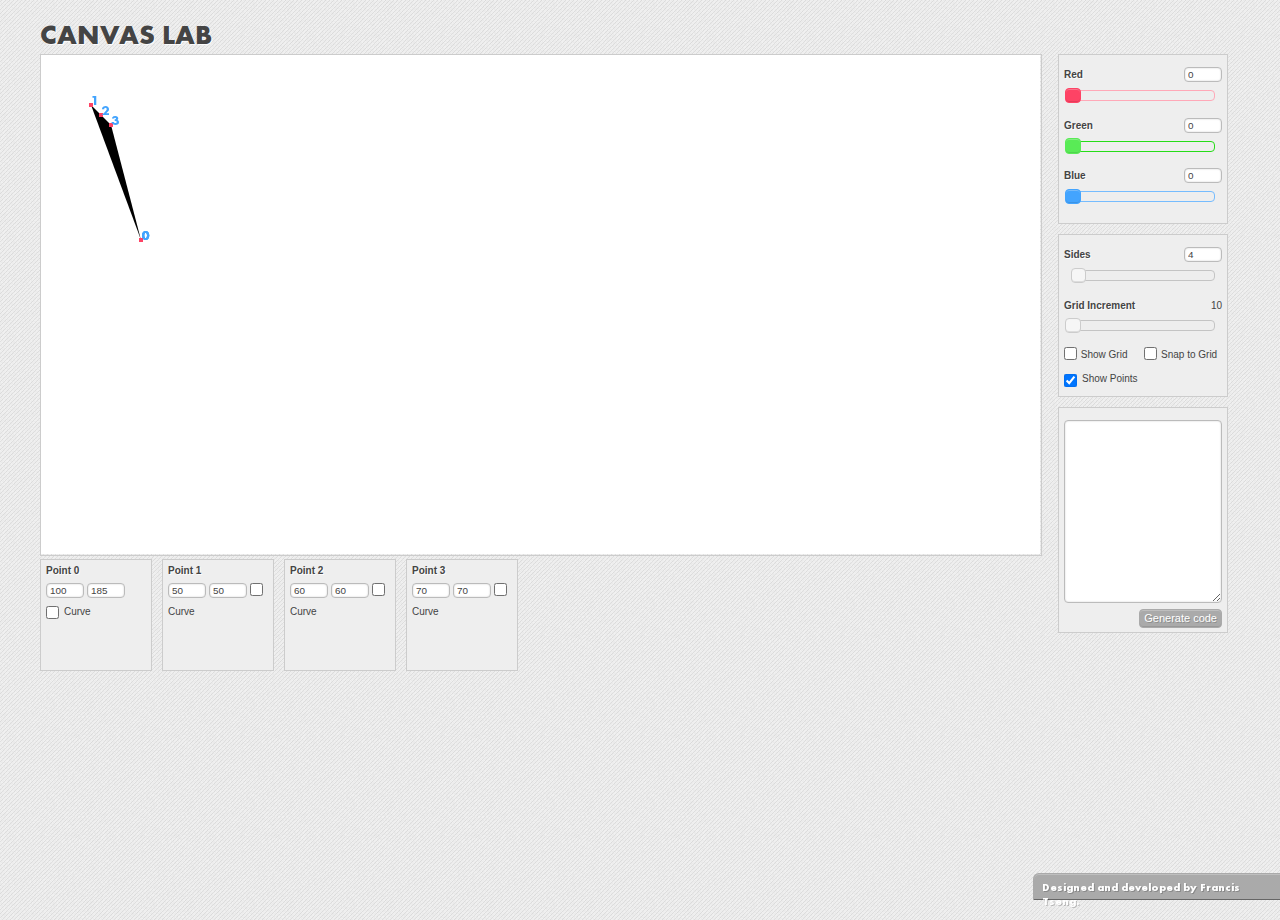
<file: labs/canvaslab/index.html>
<!doctype html>
<!--[if lt IE 7 ]> <html class="no-js ie6" lang="en"> <![endif]-->
<!--[if IE 7 ]>    <html class="no-js ie7" lang="en"> <![endif]-->
<!--[if IE 8 ]>    <html class="no-js ie8" lang="en"> <![endif]-->
<!--[if (gte IE 9)|!(IE)]><!--> <html class="no-js" lang="en"> <!--<![endif]-->
<head>
  <meta charset="utf-8">
  <meta http-equiv="X-UA-Compatible" content="IE=edge,chrome=1">

  <title>CANVAS LAB</title>
  <meta name="description" content="HTML5 Canvas Lab - an interface for working with the HTML5 canvas object">
  <meta name="author" content="Francis Tseng / Ya Don Chow / Deerhaus">

  <meta name="viewport" content="width=device-width, initial-scale=1.0">
  <link rel="shortcut icon" href="favicon.ico">

  <link rel="stylesheet" href="css/jqui.css">
  <link rel="stylesheet" href="css/style.css?v=2">
  <script src="js/libs/modernizr-1.7.min.js"></script>
  <script src="js/libs/jquery-1.7.1.min.js"></script>
  <script src="js/libs/jquery-ui-1.8.18.custom.min.js"></script>
  <script src="js/canvaslab.js"></script>

</head>


<body onload="draw(rval,bval,gval,orgx,orgy,sides,true);gengrid(10 * window.devicePixelRatio);">  

  <div id="container">
	<header>CANVAS LAB</header>
	<div id="left">
				<div id="canvasplace"></div>
				<canvas id="grid" width="1000" height="500"></canvas>
				<canvas id="canvas" width="1000" height="500"></canvas>
			<div id="sidecontrols">
				<li id="point0">
					<h2>Point 0</h2>
					<input size="3" class="aninput coord" id="origin_x" type="text" value="100" maxlength="3" /><input size="3" class="aninput coord" id="origin_y" type="text" value="185" maxlength="3" />
					<div class="checkbox"><input type='checkbox' class='setcurve' value='0' id="origin_curve"/> Curve</div>
					<div id="orig_curve_controls" style="display:none">
						<input size="3" class="aninput coord" id="orgc1x" type="text" value="100" maxlength="3" style="clear:both" /><input size="3" class="aninput coord" id="orgc1y" type="text" value="100" maxlength="3" /><br />
						<input size="3" class="aninput coord" id="orgc2x" type="text" value="200" maxlength="3" /><input size="3" class="aninput coord" id="orgc2y" type="text" value="200" maxlength="3" />
					</div>				
				</li>
				<ul>
					
				</ul>
			</div>
		</div>
		<div id="inputs">

			<div class="ibox">
				<h2>Red</h2>
				<input size="3" class="aninput color-input" id="red" type="text" value="0" maxlength="3" />
				<div class="slider" id="red-slider"></div>

				<h2>Green</h2>
				<input size="3" class="aninput color-input" id="green" type="text" value="0" maxlength="3" />
				<div class="slider" id="green-slider"></div>

				<h2>Blue</h2>
				<input size="3" class="aninput color-input" id="blue" type="text" value="0" maxlength="3" />
				<div class="slider" id="blue-slider"></div>
			</div>

			<div class="ibox">
				<h2>Sides</h2>
				<input size="3" class="aninput shape-input" id="sides" type="text" value="4" maxlength="3" />
				<div class="slider" id="side-slider"></div>

				<h2>Grid Increment</h2>
				<div class="displayval" id="gridscaleval">10</div>
				<div class="slider" id="gridscale"></div>

				<div class="checkbox" id="gridcontrols">
					<input type="checkbox" id="showgrid" value="0" /> Show Grid 
					<input type="checkbox" id="snapgrid" value="0" /> Snap to Grid</div> 
				<div class="checkbox"><input type="checkbox" id="showpoints" value="1" checked="true" /> Show Points</div> 

			</div>

			<div id="code" class="ibox">
				<textarea></textarea>
				<a href="#" id="hideme">Hide &raquo;</a>								
				<a href="#" id="generatecode">Generate code</a>
			</div>

		</div><!-- eo #inputs -->
		
	<a href="http://www.yadonchow.com" class="byline"><div id="byline">
		Designed and developed by Francis Tseng.
	</div></a>

  </div> <!-- eo #container -->


   
</body>
</html>
</file>
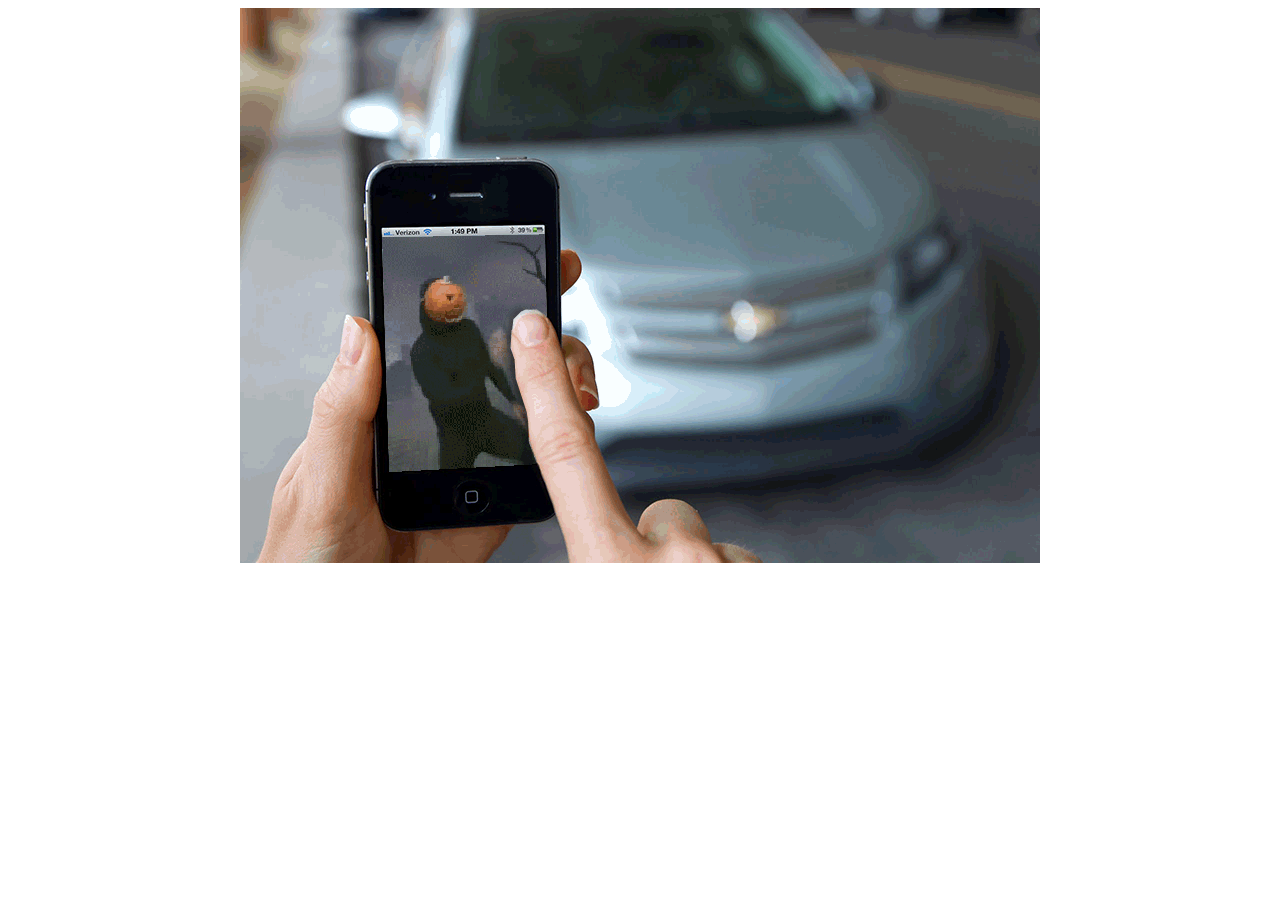
<file: labs/interaction-design/index.html>
<!doctype html>
<!--[if lt IE 7]> <html class="no-js lt-ie9 lt-ie8 lt-ie7" lang="en"> <![endif]-->
<!--[if IE 7]>    <html class="no-js lt-ie9 lt-ie8" lang="en"> <![endif]-->
<!--[if IE 8]>    <html class="no-js lt-ie9" lang="en"> <![endif]-->
<!--[if gt IE 8]><!--> <html class="no-js" lang="en"> <!--<![endif]-->
<head>
	<meta charset="utf-8">
	<meta http-equiv="X-UA-Compatible" content="IE=edge,chrome=1">

	<title>Interaction Design</title>
	<meta name="description" content="pivy">
	<meta name="author" content="Francis Tseng">

	<meta name="viewport" content="width=device-width">
</head>
<body>

<div role="main" class="main" style="text-align:center;">
    <img src="lol.gif">
</div> <!-- .main -->

</body>
</html>
</file>
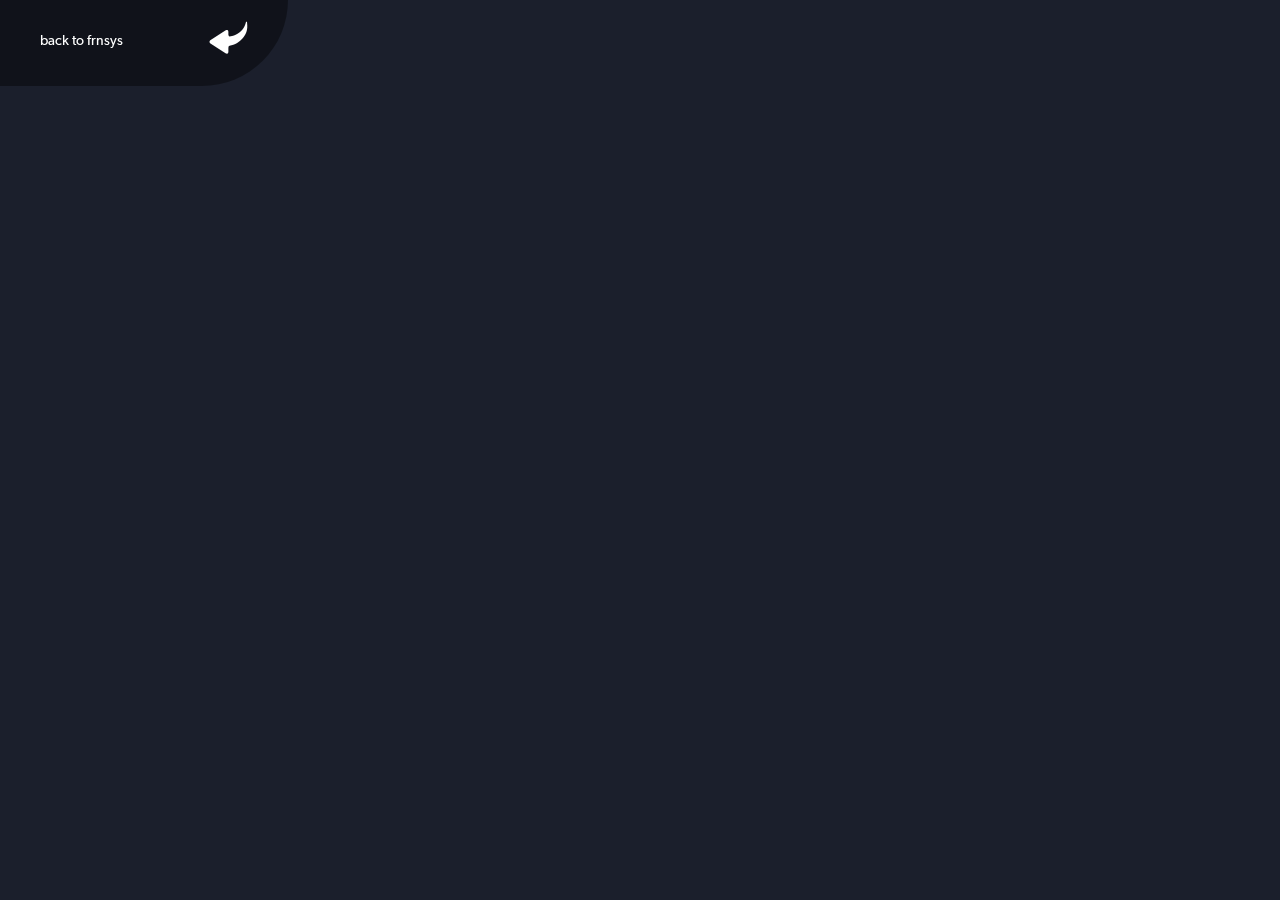
<file: pages/header.html>
<!doctype html>
<!--[if lt IE 7]> <html class="no-js lt-ie9 lt-ie8 lt-ie7" lang="en"> <![endif]-->
<!--[if IE 7]>    <html class="no-js lt-ie9 lt-ie8" lang="en"> <![endif]-->
<!--[if IE 8]>    <html class="no-js lt-ie9" lang="en"> <![endif]-->
<!--[if gt IE 8]><!--> <html class="no-js" lang="en"> <!--<![endif]-->
<head>
<meta charset="utf-8">
<meta http-equiv="X-UA-Compatible" content="IE=edge,chrome=1">

<title>Francis Tseng - Designer & Developer</title>
	<meta name="description" content="The Portfolio of Francis Tseng">
	<meta name="author" content="Francis Tseng">

	<meta name="viewport" content="width=device-width">

	<link rel="stylesheet" href="/css/style.css">

	<script src="/js/libs/modernizr-2.5.3.min.js"></script>
</head>
<body>

	<div class="back-to-main">
		<a href="http://www.frnsys.com">back to frnsys</a>
	</div>
</file>
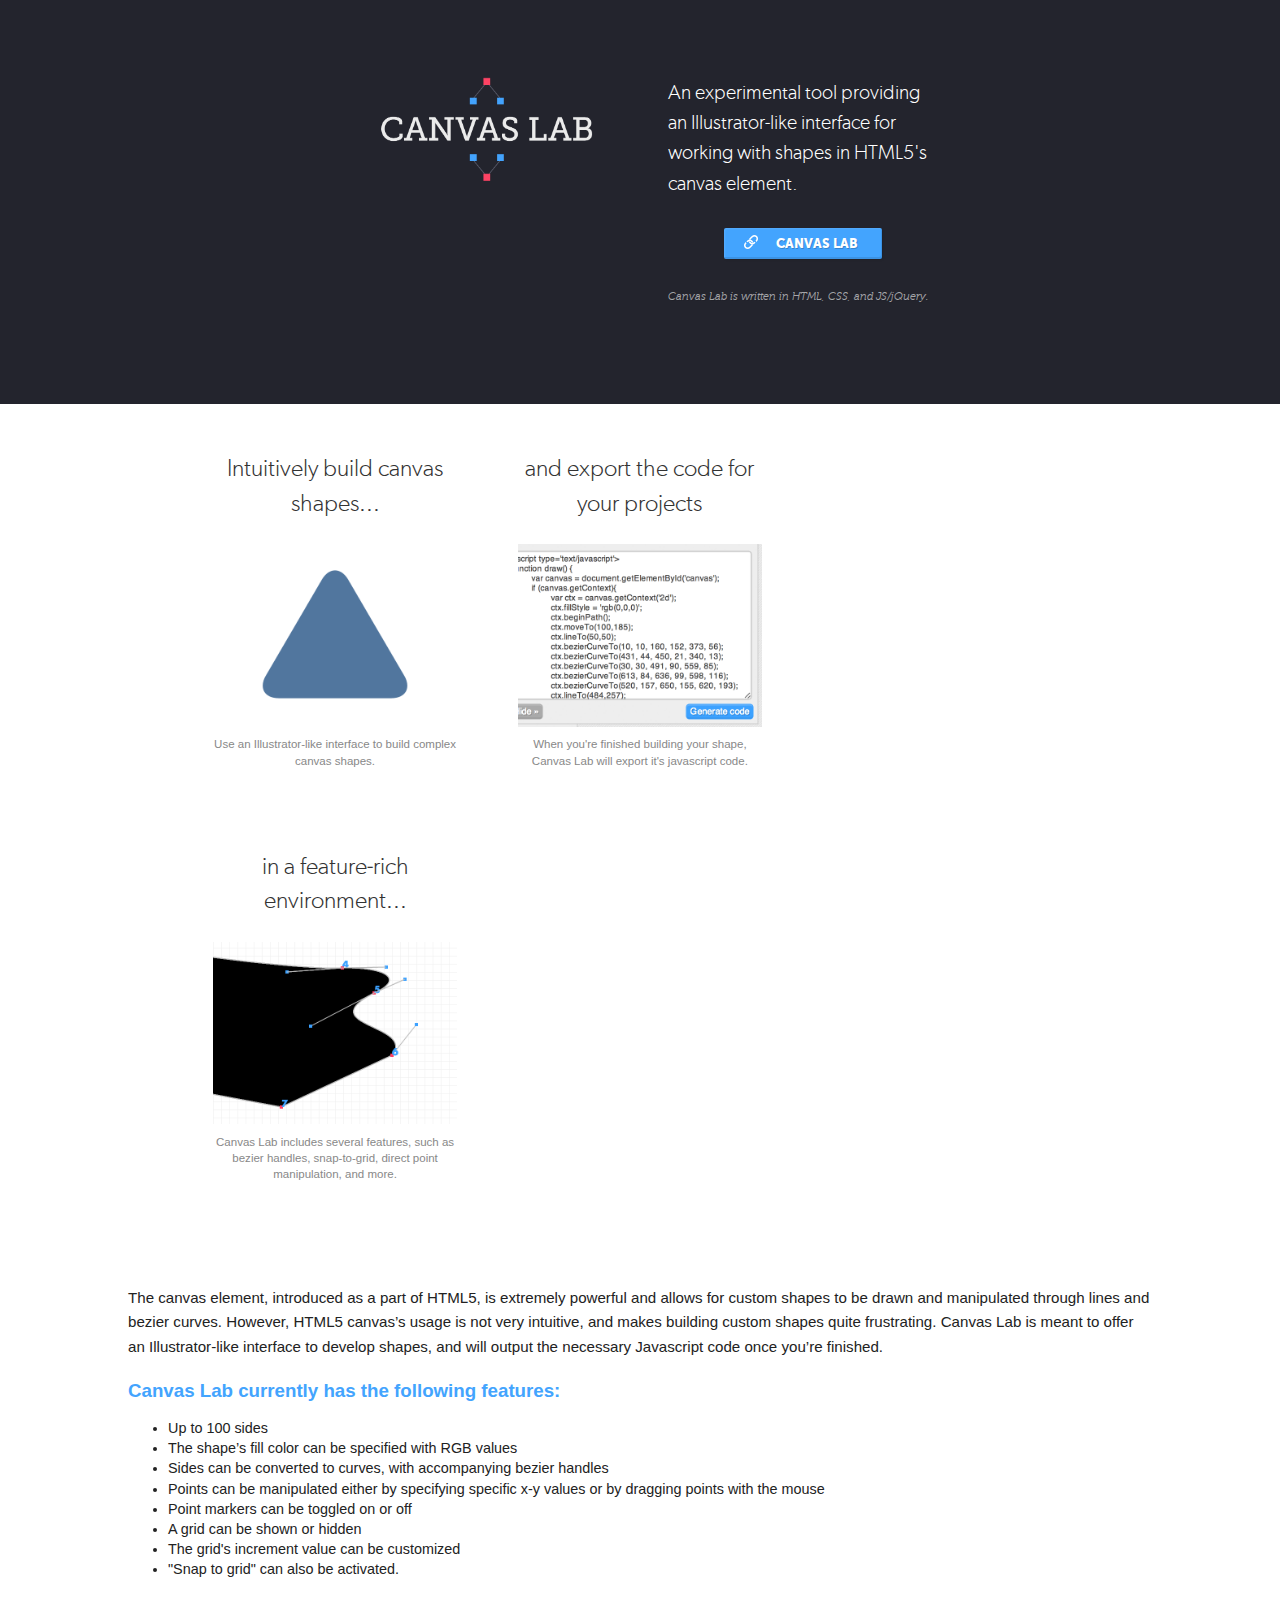
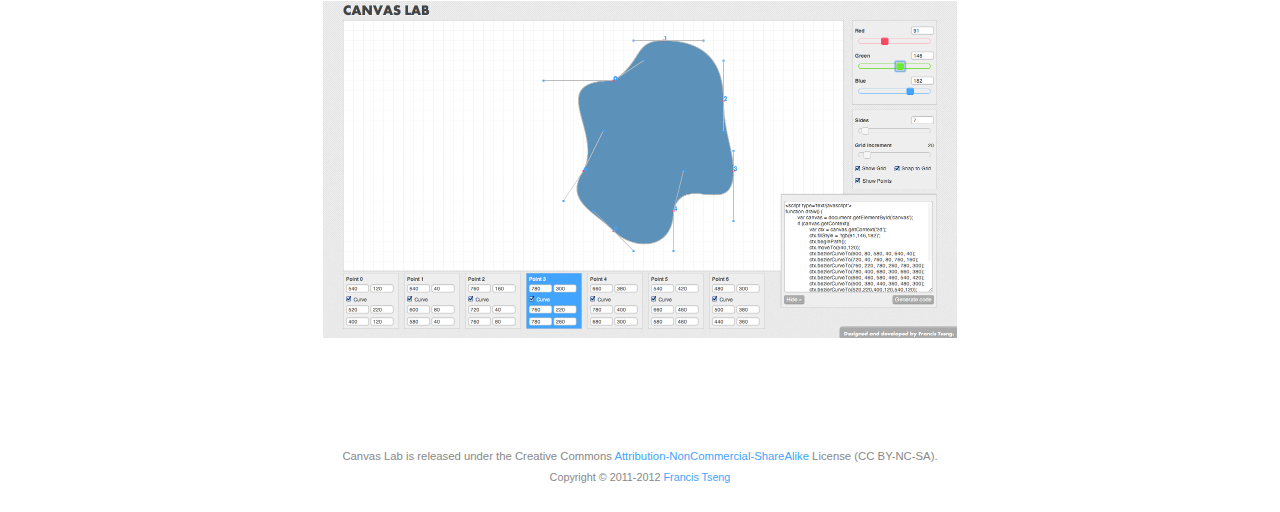
<file: projects/canvaslab.html>
<!doctype html>
<!--[if lt IE 7]> <html class="no-js lt-ie9 lt-ie8 lt-ie7" lang="en"> <![endif]-->
<!--[if IE 7]>    <html class="no-js lt-ie9 lt-ie8" lang="en"> <![endif]-->
<!--[if IE 8]>    <html class="no-js lt-ie9" lang="en"> <![endif]-->
<!--[if gt IE 8]><!--> <html class="no-js" lang="en"> <!--<![endif]-->
<head>
	<meta charset="utf-8">
	<meta http-equiv="X-UA-Compatible" content="IE=edge,chrome=1">

	<title>Canvas Lab</title>
	<meta name="description" content="An experimental tool providing an Illustrator-like interface for working with shapes in HTML5's canvas element.">
	<meta name="author" content="Francis Tseng">

	<meta name="viewport" content="width=device-width">

	<link rel="stylesheet" href="/css/projects.css">

	<script src="/js/libs/modernizr-2.5.3.min.js"></script>
</head>
<body id="canvaslab">

<header>
	<div class="intro">
		<img src="/img/projects/canvaslab/canvaslab.png" alt="Canvas Lab" title="Canvas Lab" />
		<div class="about">
			<p class="blurb">An experimental tool providing an Illustrator-like interface for working with shapes in HTML5's canvas element.</p>
			<a href="/labs/canvaslab" class="access">Canvas Lab</a>
			<p class="summary">Canvas Lab is written in HTML, CSS, and JS/jQuery.</p>			
		</div>
	</div>
</header>

<div role="main" id="main" class="app">
<div class="overview">
	<figure>
		<h3>Intuitively build canvas shapes...</h3>
		<img src="/img/projects/canvaslab/shapes.png" />
		<figcaption>Use an Illustrator-like interface to build complex canvas shapes.</figcaption>
	</figure>
	<figure>
		<h3>in a feature-rich environment...</h3>		
		<img src="/img/projects/canvaslab/features.png" />
		<figcaption>Canvas Lab includes several features, such as bezier handles, snap-to-grid, direct point manipulation, and more.</figcaption>
	</figure>
	<figure>
		<h3>and export the code for your projects</h3>		
		<img src="/img/projects/canvaslab/code.png" />
		<figcaption>When you're finished building your shape, Canvas Lab will export it's javascript code.</figcaption>
	</figure>
</div>

	<div class="main-content">
		<p>The canvas element, introduced as a part of HTML5, is extremely powerful and allows for custom shapes to be drawn and manipulated through lines and bezier curves. However, HTML5 canvas’s usage is not very intuitive, and makes building custom shapes quite frustrating. Canvas Lab is meant to offer an Illustrator-like interface to develop shapes, and will output the necessary Javascript code once you’re finished.</p>

		<h1>Canvas Lab currently has the following features:</h1>
		<ul>
			<li>Up to 100 sides</li>
			<li>The shape’s fill color can be specified with RGB values</li>
			<li>Sides can be converted to curves, with accompanying bezier handles</li>
			<li>Points can be manipulated either by specifying specific x-y values or by dragging points with the mouse</li>
			<li>Point markers can be toggled on or off</li>
			<li>A grid can be shown or hidden</li>
			<li>The grid's increment value can be customized</li>
			<li>"Snap to grid" can also be activated.</li>
		</ul>

		<figure><img src="/img/projects/canvaslab/shot.png" width="634" height="337" /></figure>
	</div>

	<footer role="colophon">
		<p>Canvas Lab is released under the Creative Commons <a href="http://creativecommons.org/licenses/by-nc-sa/3.0/">Attribution-NonCommercial-ShareAlike</a> License (CC BY-NC-SA).</p>
		Copyright &copy; 2011-2012 <a href="/">Francis Tseng</a>
	</footer>

</div>

</body>
</html>
</file>
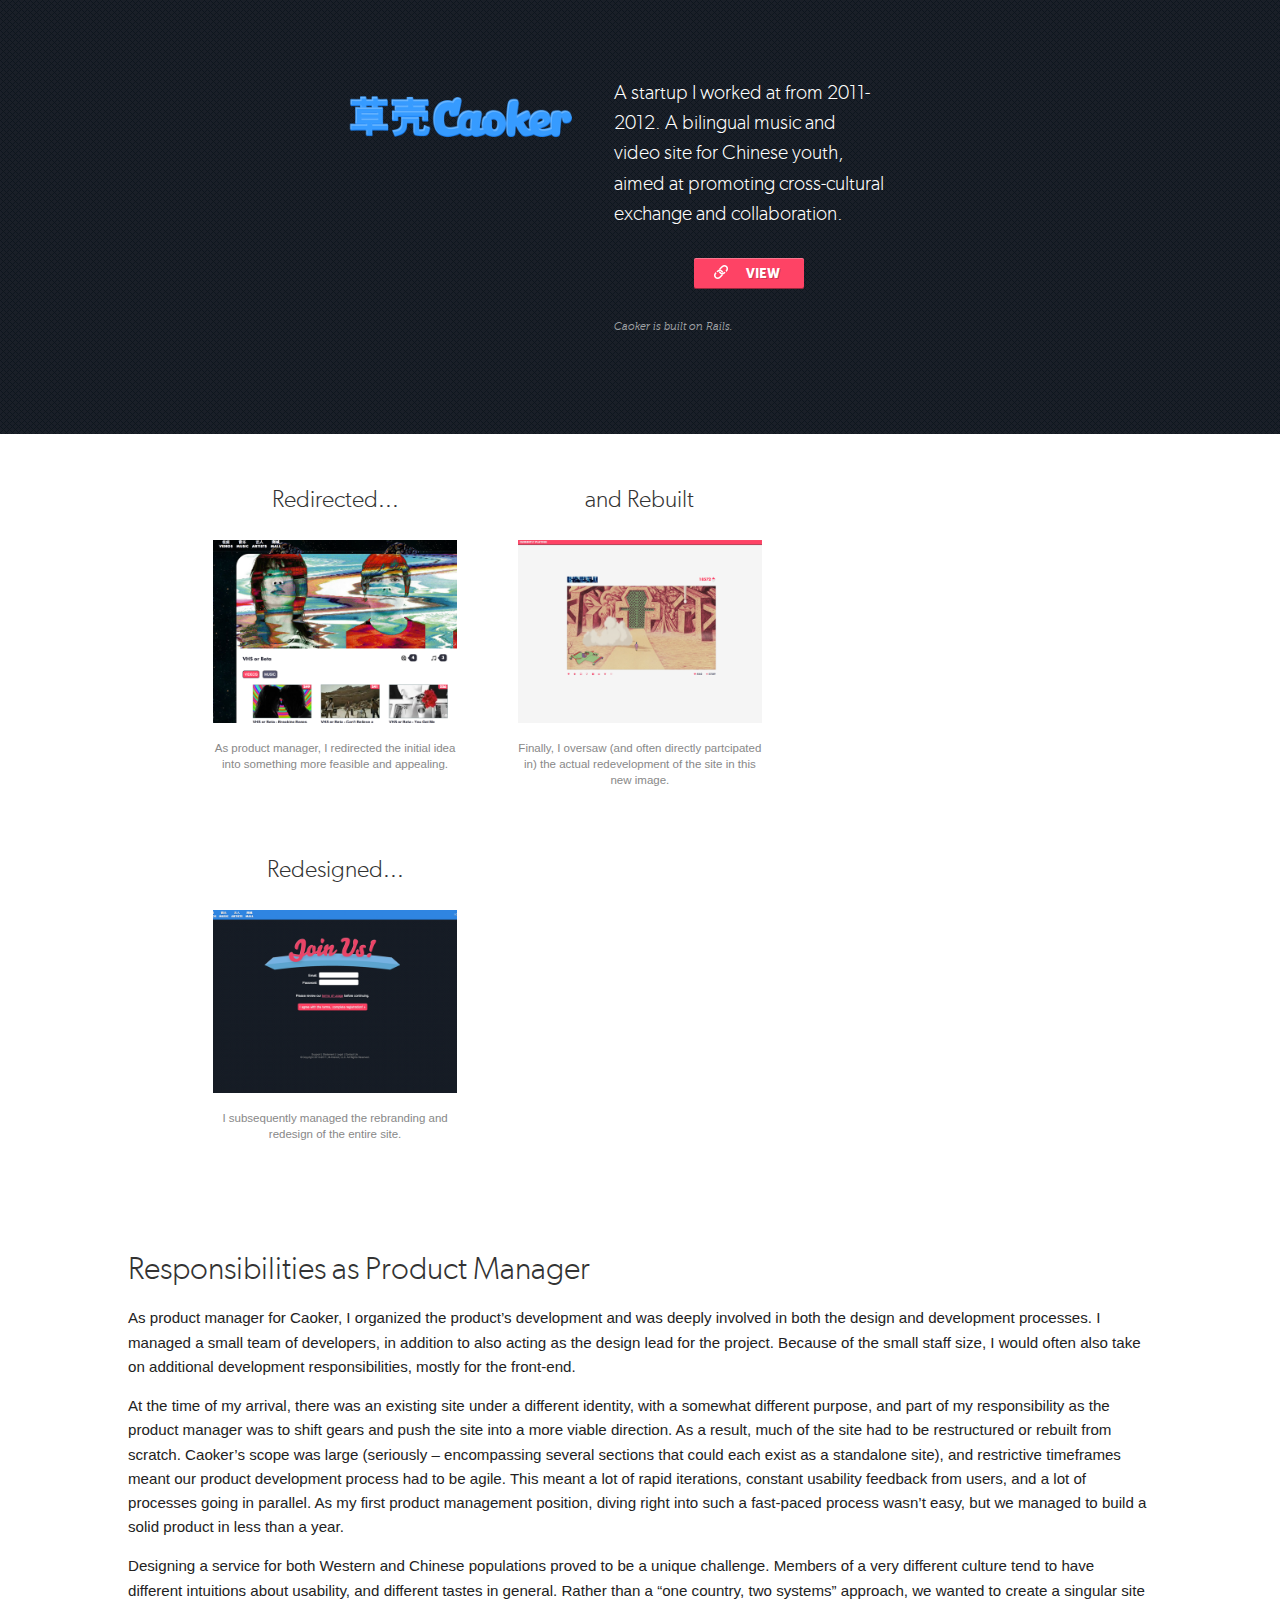
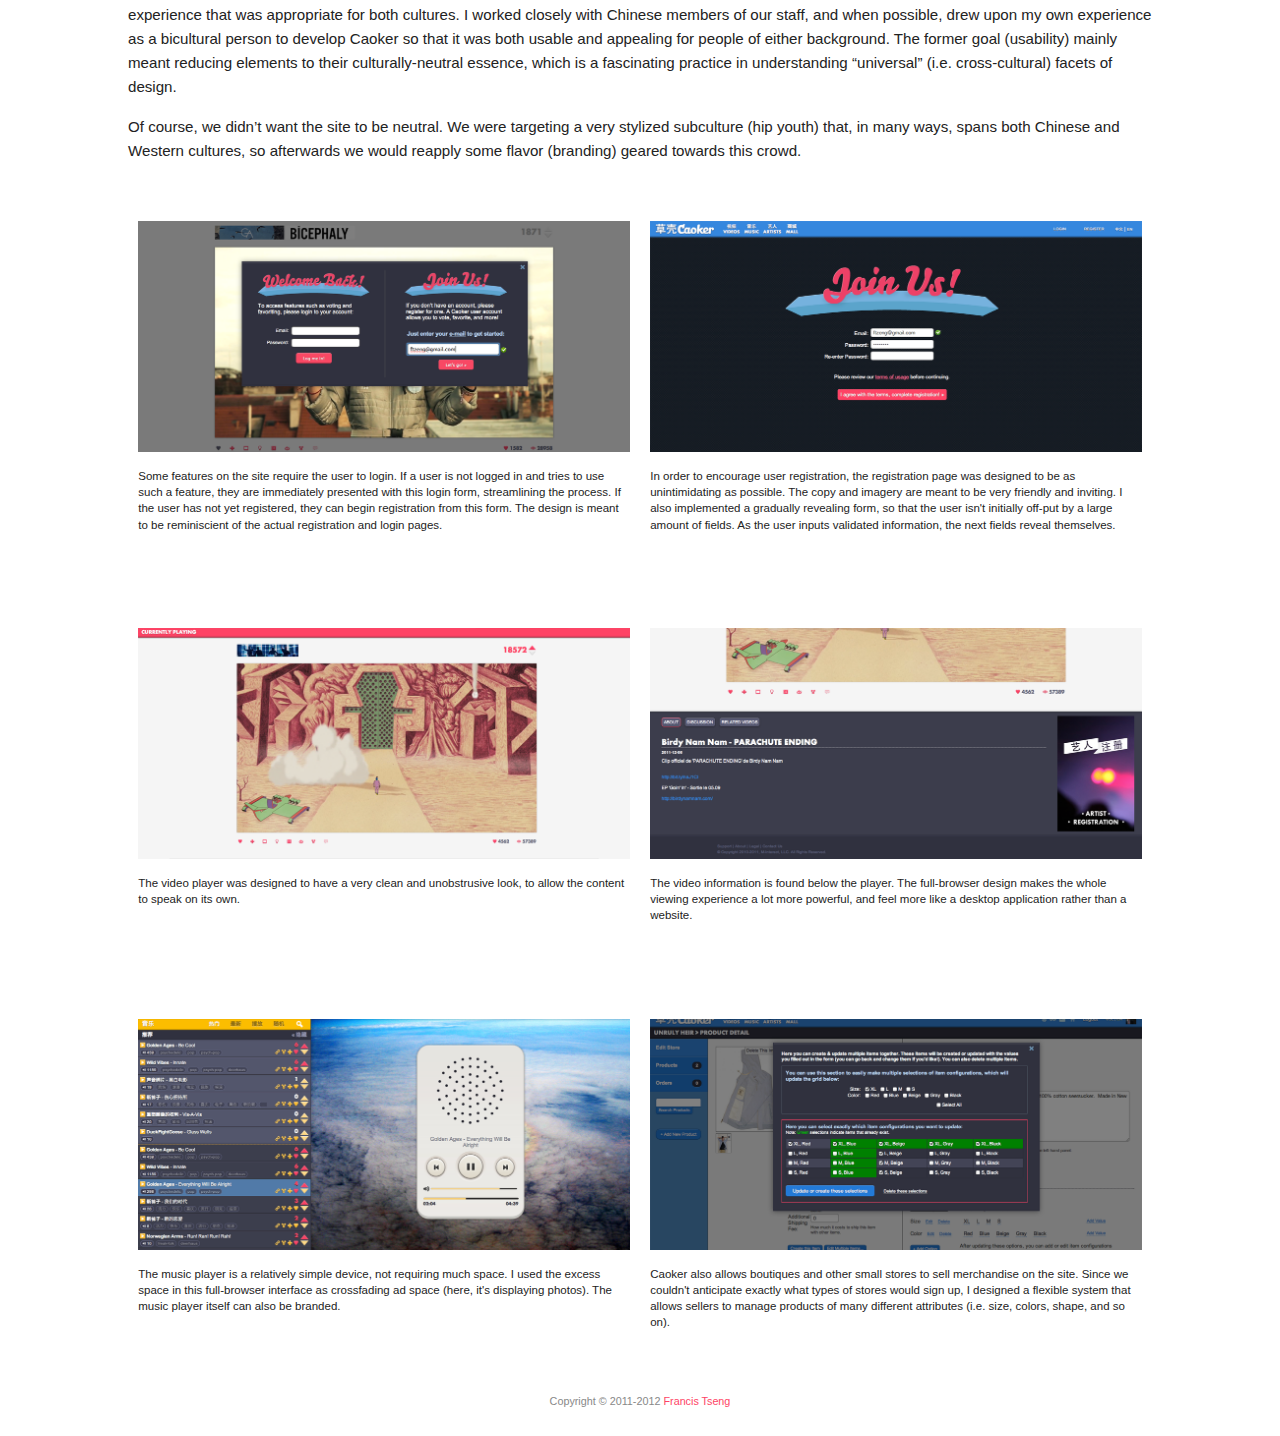
<file: projects/caoker.html>
<!doctype html>
<!--[if lt IE 7]> <html class="no-js lt-ie9 lt-ie8 lt-ie7" lang="en"> <![endif]-->
<!--[if IE 7]>    <html class="no-js lt-ie9 lt-ie8" lang="en"> <![endif]-->
<!--[if IE 8]>    <html class="no-js lt-ie9" lang="en"> <![endif]-->
<!--[if gt IE 8]><!--> <html class="no-js" lang="en"> <!--<![endif]-->
<head>
	<meta charset="utf-8">
	<meta http-equiv="X-UA-Compatible" content="IE=edge,chrome=1">

	<title>Caoker</title>
	<meta name="description" content="Caoker is a bilingual music and video site for Chinese youth, aimed at promoting cross-cultural exchange and collaboration.">
	<meta name="author" content="Francis Tseng">

	<meta name="viewport" content="width=device-width">

	<link rel="stylesheet" href="/css/projects.css">

	<script src="/js/libs/modernizr-2.5.3.min.js"></script>
</head>
<body id="caoker">

<header>
	<div class="intro">
		<img src="/img/projects/caoker/caoker.png" alt="Caoker" title="Caoker" />
		<div class="about">
			<p class="blurb">A startup I worked at from 2011-2012. A bilingual music and video site for Chinese youth, aimed at promoting cross-cultural exchange and collaboration. </p>
			<a href="http://www.caoker.com/" class="access">View</a>			
			<p class="summary">Caoker is built on Rails.</p>
		</div>
	</div>
</header>

<div role="main" id="main" class="app">
	<div class="overview">
		<figure>
			<h3>Redirected...</h3>
			<img src="/img/projects/caoker/redirected.png" />
			<figcaption>As product manager, I redirected the initial idea into something more feasible and appealing.</figcaption>
		</figure>
		<figure>
			<h3>Redesigned...</h3>		
			<img src="/img/projects/caoker/redesign.png" />
			<figcaption>I subsequently managed the rebranding and redesign of the entire site.</figcaption>
		</figure>
		<figure>
			<h3>and Rebuilt</h3>		
			<img src="/img/projects/caoker/rebuilt.png" />
			<figcaption>Finally, I oversaw (and often directly partcipated in) the actual redevelopment of the site in this new image.</figcaption>
		</figure>
	</div>

	<div class="main-content">
		<h4>Responsibilities as Product Manager</h4>			
		<p>As product manager for Caoker, I organized the product’s development and was deeply involved in both the design and development processes. I managed a small team of developers, in addition to also acting as the design lead for the project. Because of the small staff size, I would often also take on additional development responsibilities, mostly for the front-end.</p>
		<p>At the time of my arrival, there was an existing site under a different identity, with a somewhat different purpose, and part of my responsibility as the product manager was to shift gears and push the site into a more viable direction. As a result, much of the site had to be restructured or rebuilt from scratch. Caoker’s scope was large (seriously – encompassing several sections that could each exist as a standalone site), and restrictive timeframes meant our product development process had to be agile. This meant a lot of rapid iterations, constant usability feedback from users, and a lot of processes going in parallel. As my first product management position, diving right into such a fast-paced process wasn’t easy, but we managed to build a solid product in less than a year.</p>
		<p>Designing a service for both Western and Chinese populations proved to be a unique challenge. Members of a very different culture tend to have different intuitions about usability, and different tastes in general. Rather than a “one country, two systems” approach, we wanted to create a singular site experience that was appropriate for both cultures. I worked closely with Chinese members of our staff, and when possible, drew upon my own experience as a bicultural person to develop Caoker so that it was both usable and appealing for people of either background. The former goal (usability) mainly meant reducing elements to their culturally-neutral essence, which is a fascinating practice in understanding “universal” (i.e. cross-cultural) facets of design.</p>
		<p>Of course, we didn’t want the site to be neutral. We were targeting a very stylized subculture (hip youth) that, in many ways, spans both Chinese and Western cultures, so afterwards we would reapply some flavor (branding) geared towards this crowd.</p>


		<figure>
			<img src="/img/projects/caoker/caoker-entrance.png" />
			<figcaption>Some features on the site require the user to login. If a user is not logged in and tries to use such a feature, they are immediately presented with this login form, streamlining the process. If the user has not yet registered, they can begin registration from this form. The design is meant to be reminiscient of the actual registration and login pages.</figcaption>
		</figure>

		<figure>
			<img src="/img/projects/caoker/caoker-register.png" />
			<figcaption>In order to encourage user registration, the registration page was designed to be as unintimidating as possible. The copy and imagery are meant to be very friendly and inviting. I also implemented a gradually revealing form, so that the user isn't initially off-put by a large amount of fields. As the user inputs validated information, the next fields reveal themselves.</figcaption>
		</figure>

		<figure>
			<img src="/img/projects/caoker/caoker-videoplayer.png" />
			<figcaption>The video player was designed to have a very clean and unobstrusive look, to allow the content to speak on its own.</figcaption>
		</figure>

		<figure>
			<img src="/img/projects/caoker/caoker-videoplayer2.png" />
			<figcaption>The video information is found below the player. The full-browser design makes the whole viewing experience a lot more powerful, and feel more like a desktop application rather than a website.</figcaption>
		</figure>

		<figure>
			<img src="/img/projects/caoker/caoker-musicplayer.png" />
			<figcaption>The music player is a relatively simple device, not requiring much space. I used the excess space in this full-browser interface as crossfading ad space (here, it's displaying photos). The music player itself can also be branded.</figcaption>
		</figure>

		<figure>
			<img src="/img/projects/caoker/caoker-productdetail.png" />
			<figcaption>Caoker also allows boutiques and other small stores to sell merchandise on the site. Since we couldn't anticipate exactly what types of stores would sign up, I designed a flexible system that allows sellers to manage products of many different attributes (i.e. size, colors, shape, and so on).</figcaption>
		</figure>
	</div>



	<footer role="colophon">
		Copyright &copy; 2011-2012 <a href="/">Francis Tseng</a>
	</footer>

</div>

</body>
</html>
</file>
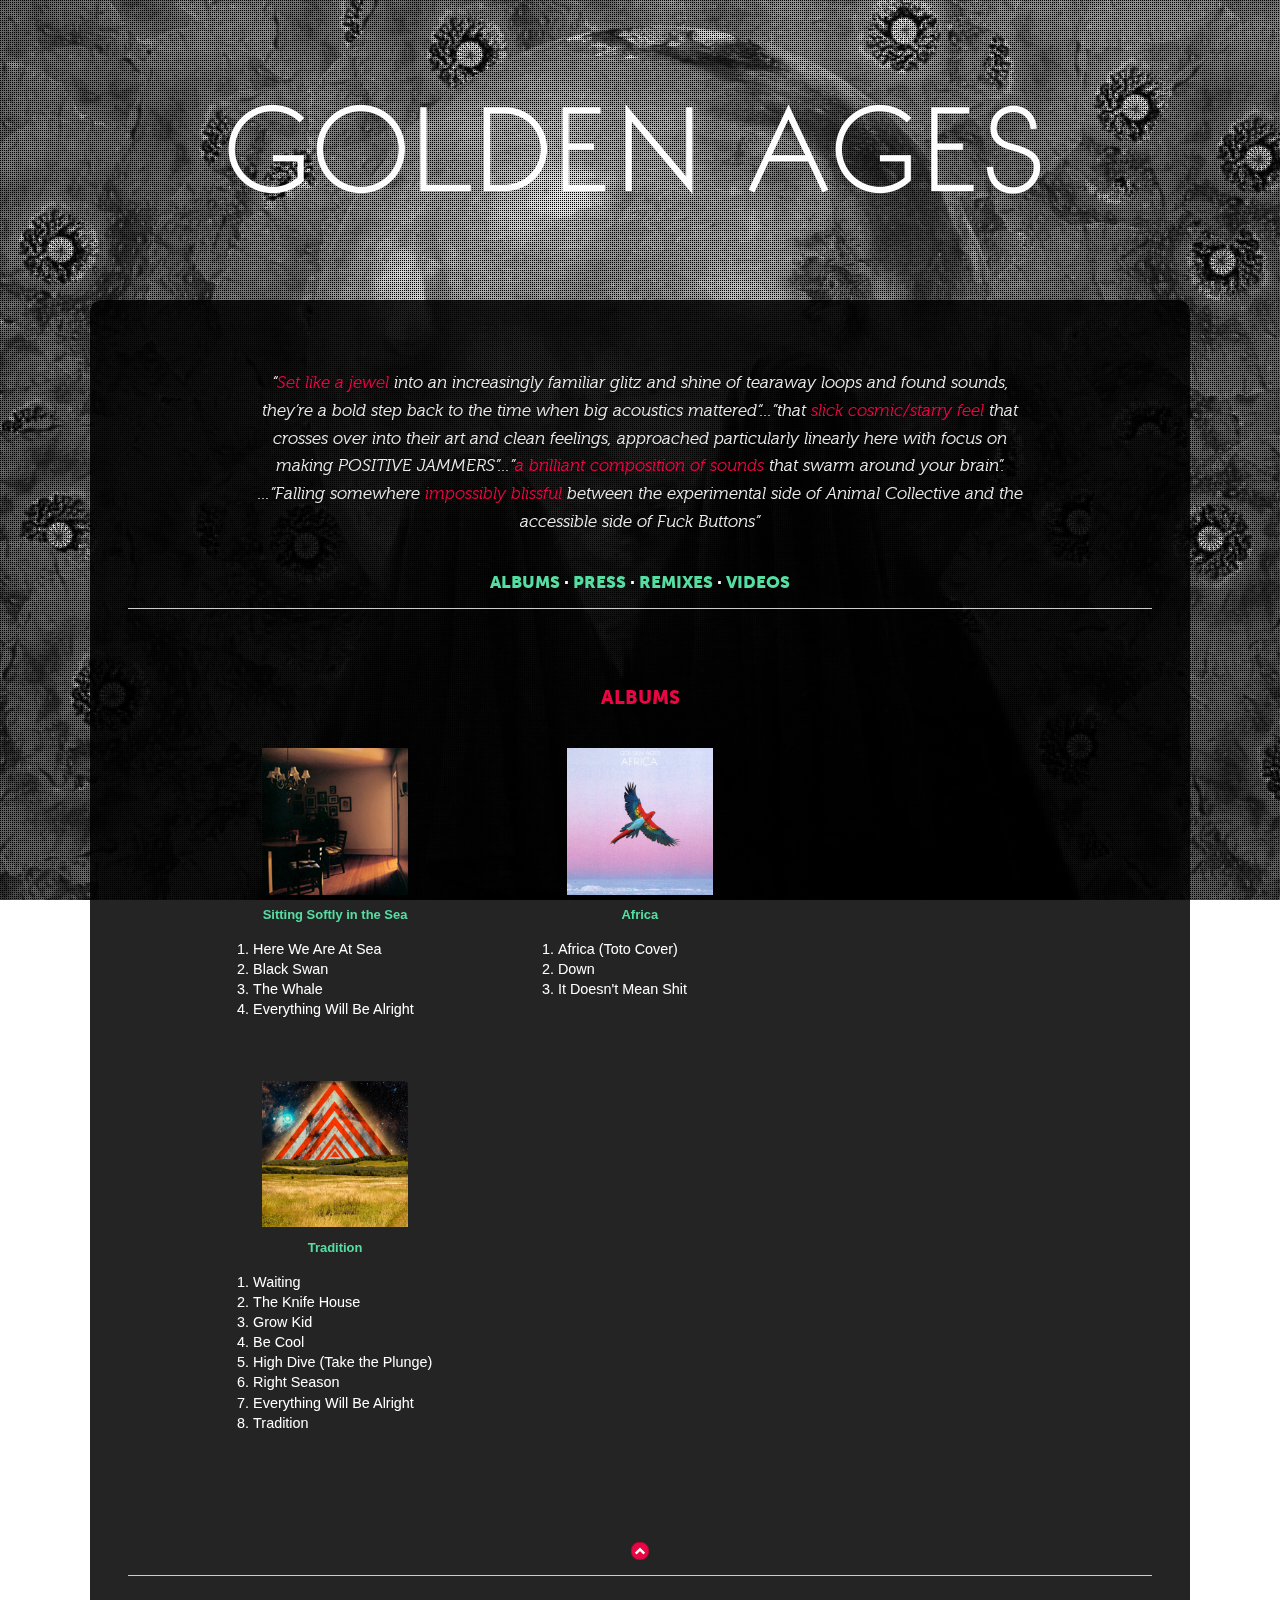
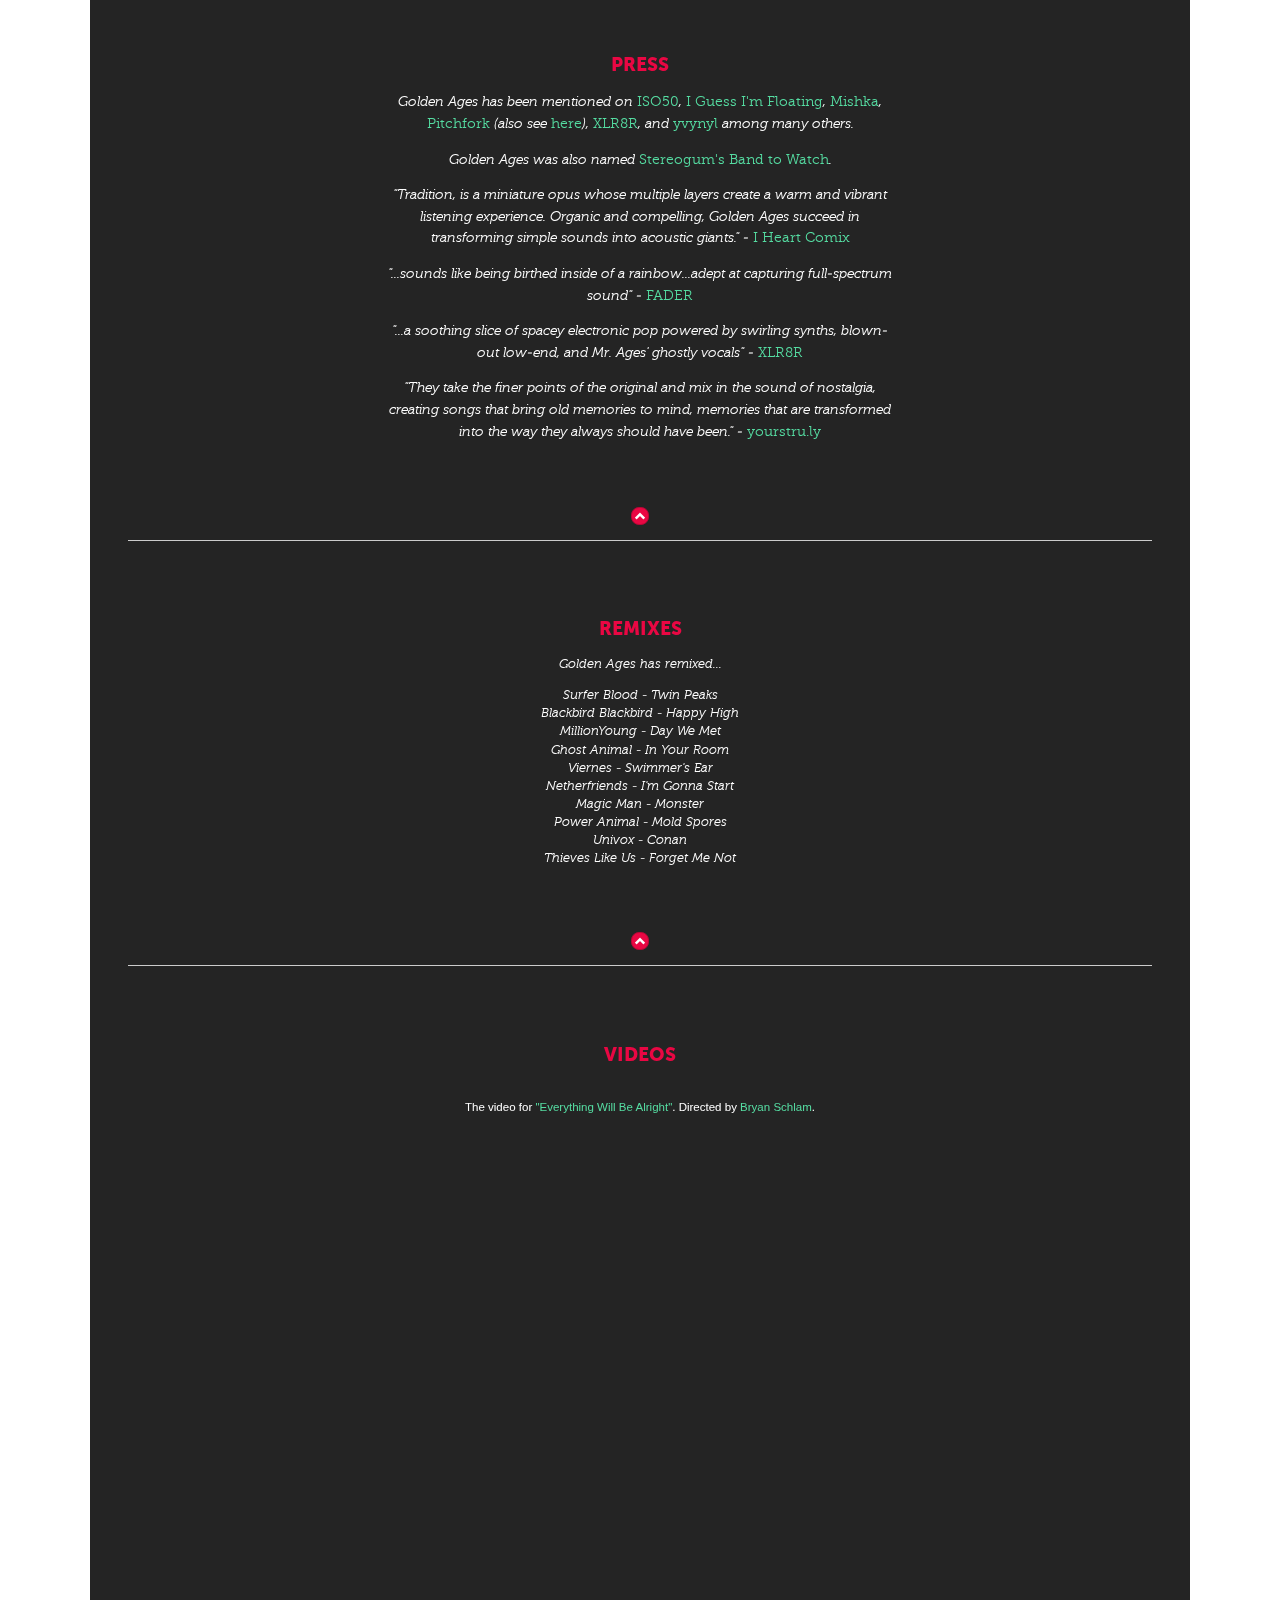
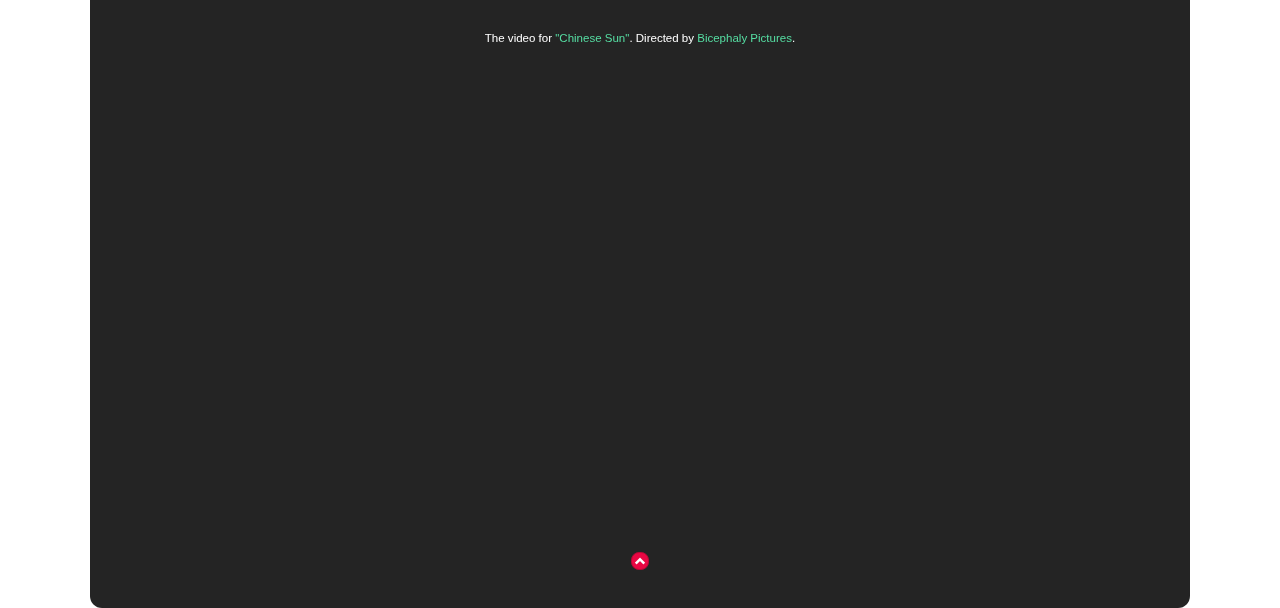
<file: projects/goldenages.html>
<!doctype html>
<!--[if lt IE 7]> <html class="no-js lt-ie9 lt-ie8 lt-ie7" lang="en"> <![endif]-->
<!--[if IE 7]>    <html class="no-js lt-ie9 lt-ie8" lang="en"> <![endif]-->
<!--[if IE 8]>    <html class="no-js lt-ie9" lang="en"> <![endif]-->
<!--[if gt IE 8]><!--> <html class="no-js" lang="en"> <!--<![endif]-->
<head>
	<meta charset="utf-8">
	<meta http-equiv="X-UA-Compatible" content="IE=edge,chrome=1">

	<title>Golden Ages</title>
	<meta name="description" content='“Set like a jewel into an increasingly familiar glitz and shine of tearaway loops and found sounds, they’re a bold step back to the time when big acoustics mattered“…”that slick cosmic/starry feel that crosses over into their art and clean feelings, approached particularly linearly here with focus on making POSITIVE JAMMERS”…”a brilliant composition of sounds that swarm around your brain”. …”Falling somewhere impossibly blissful between the experimental side of Animal Collective and the accessible side of Fuck Buttons”'>
	<meta name="author" content="Francis Tseng">

	<meta name="viewport" content="width=device-width">

	<link rel="stylesheet" href="/css/projects.css">

	<script src="/js/libs/modernizr-2.5.3.min.js"></script>
</head>
<body id="goldenages" class="fullback">
	<div class="dot"></div>
<header><img src="/img/projects/goldenages/goldenages.png" alt="Golden Ages" title="Golden Ages" /></header>
<div role="main" id="main">
	<a name="top"></a>	
	<p class="summary">“<a href="neumagazine.co.uk/bands/article/golden-ages-music">Set like a jewel</a> into an increasingly familiar glitz and shine of tearaway loops and found sounds, they’re a bold step back to the time when big acoustics mattered“…”that <a href="rosequartz.blogspot.com/2010/01/creeper-gloss.html">slick cosmic/starry feel</a> that crosses over into their art and clean feelings, approached particularly linearly here with focus on making POSITIVE JAMMERS”…”<a href="http://www.earsofthebeholder.com/post/344644428/golden-ages-right-season-back-in-november-i">a brilliant composition of sounds</a> that swarm around your brain”. …”Falling somewhere <a href="http://propersongs.blogspot.com/2010/01/golden-ages-be-cooleverything-will-be.html">impossibly blissful</a> between the experimental side of Animal Collective and the accessible side of Fuck Buttons”
	</p>

	<nav class="topnav"><a href="#albums">Albums</a> &middot; <a href="#press">Press</a> &middot; <a href="#remixes">Remixes</a> &middot; <a href="#videos">Videos</a></nav>

	<a name="albums"><hr /></a>
	<h1>Albums</h1>
	<div class="cols">
		<article>
			<a href="http://www.mediafire.com/?ntmqi4kotji">
				<img src="/img/projects/goldenages/sittingsoftlyinthesea.jpg" alt="Golden Ages - Sitting Softly in the Sea" title="Golden Ages - Sitting Softly in the Sea" />
				<h2>Sitting Softly in the Sea</h2>
			</a>
			<ol>
				<li>Here We Are At Sea</li>
				<li>Black Swan</li>
				<li>The Whale</li>
				<li>Everything Will Be Alright</li>
			</ol>
		</article>

		<article>
			<a href="http://www.mediafire.com/?dt5xxnz4j5e">
				<img src="/img/projects/goldenages/tradition.jpg" alt="Golden Ages - Tradition" title="Golden Ages - Tradition" />
				<h2>Tradition</h2>
			</a>
			<ol>
				<li>Waiting</li>
				<li>The Knife House</li>
				<li>Grow Kid</li>
				<li>Be Cool</li>
				<li>High Dive (Take the Plunge)</li>
				<li>Right Season</li>
				<li>Everything Will Be Alright</li>
				<li>Tradition</li>
			</ol>
		</article>

		<article>
			<a href="http://www.mediafire.com/?ujnduonmd2i">
				<img src="/img/projects/goldenages/africa.jpg" />
				<h2>Africa</h2>
			</a>
			<ol>
				<li>Africa (Toto Cover)</li>
				<li>Down</li>
				<li>It Doesn't Mean Shit</li>
			</ol>
		</article>
	</div>
	<nav><a href="#top"></a></nav>	

	<a name="press"><hr /></a>
	<h1>Press</h1>
	<div class="quotes">
		<p>Golden Ages has been mentioned on <a href="blog.iso50.com/17723/bestcoastgoldenagesm-tapeshighwolf/">ISO50</a>, <a href="http://www.iguessimfloating.net/2010/08/mp3-golden-ages-africa-toto-cover.html">I Guess I'm Floating</a>, <a href="mishkanyc.com/bloglin/2010/07/15/review-golden-ages-tradition/">Mishka</a>, <a href="pitchfork.com/forkcast/13992-day-we-met-golden-ages-remix">Pitchfork</a> (also see <a href="pitchfork.com/forkcast/14461-down/">here</a>), <a href="xlr8r.com/mp3/2010/06/swimmers-ear-golden-ages-remix">XLR8R</a>, and <a href="yvynyl.tumblr.com/post/849735047/ghost-animal-in-your-room-golden-ages-remix">yvynyl</a> among many others.</p>
		<p>Golden Ages was also named <a href="http://stereogum.com/325241/band-to-watch-golden-age/franchises/band-to-watch/">Stereogum's Band to Watch</a>.</p>
		<p>"Tradition, is a miniature opus whose multiple layers create a warm and vibrant listening experience. Organic and compelling, Golden Ages succeed in transforming simple sounds into acoustic giants." - <a href="iheartcomix.com/blog/osaka/new-tradition-golden-ages">I Heart Comix</a></p>
		<p> "...sounds like being birthed inside of a rainbow...adept at capturing full-spectrum sound" - <a href="thefader.com/2010/02/09/golden-ages-be-cool-mp3/">FADER</a></p>
		<p>"...a soothing slice of spacey electronic pop powered by swirling synths, blown-out low-end, and Mr. Ages' ghostly vocals" - <a href="xlr8r.com/mp3/2010/01/everything-will-be-alright">XLR8R</a></p>
		<p>"They take the finer points of the original and mix in the sound of nostalgia, creating songs that bring old memories to mind, memories that are transformed into the way they always should have been." - <a href="http://yourstru.ly/2010/05/28/golden-ages-remixes-2/">yourstru.ly</a></p>
	</div>
	<nav><a href="#top"></a></nav>		

	<a name="remixes"><hr /></a>
	<h1>Remixes</h1>
	<div class="quotes">
		Golden Ages has remixed...
		<ul>
			<li>Surfer Blood - Twin Peaks</li>
			<li>Blackbird Blackbird - Happy High</li>
			<li>MillionYoung - Day We Met</li>
			<li>Ghost Animal - In Your Room</li>
			<li>Viernes - Swimmer's Ear</li>
			<li>Netherfriends - I'm Gonna Start</li>
			<li>Magic Man - Monster</li>
			<li>Power Animal - Mold Spores</li>
			<li>Univox - Conan</li>
			<li>Thieves Like Us - Forget Me Not</li>
		</ul>
	</div>
	<nav><a href="#top"></a></nav>		

	<a name="videos"><hr /></a>
	<h1>Videos</h1>
	<figure class="video-container">
	<figcaption>The video for <a href="http://vimeo.com/29607969">"Everything Will Be Alright"</a>. Directed by <a href="http://www.bryanschlam.com/">Bryan Schlam</a>.</figcaption>
		<div class="video-wrap">
			<iframe src="http://player.vimeo.com/video/14134820?title=0&amp;byline=0&amp;portrait=0&amp;color=55DDA2" width="800" height="450" frameborder="0" webkitAllowFullScreen mozallowfullscreen allowFullScreen></iframe>
		</div>
	</figure>

	<figure class="video-container">
	<figcaption>The video for <a href="http://vimeo.com/14134820">"Chinese Sun"</a>. Directed by <a href="http://www.bicephalypictures.com/">Bicephaly Pictures</a>.</figcaption>
		<div class="video-wrap">
			<iframe src="http://player.vimeo.com/video/29607969?title=0&amp;byline=0&amp;portrait=0&amp;color=55DDA2" width="800" height="450" frameborder="0" webkitAllowFullScreen mozallowfullscreen allowFullScreen></iframe>
		</div>
		</figure>
	<nav><a href="#top"></a></nav>			

</div>

<script src="/js/libs/jquery-1.8.2.min.js"></script>
<script src="/js/projects.js"></script>

</body>
</html>
</file>
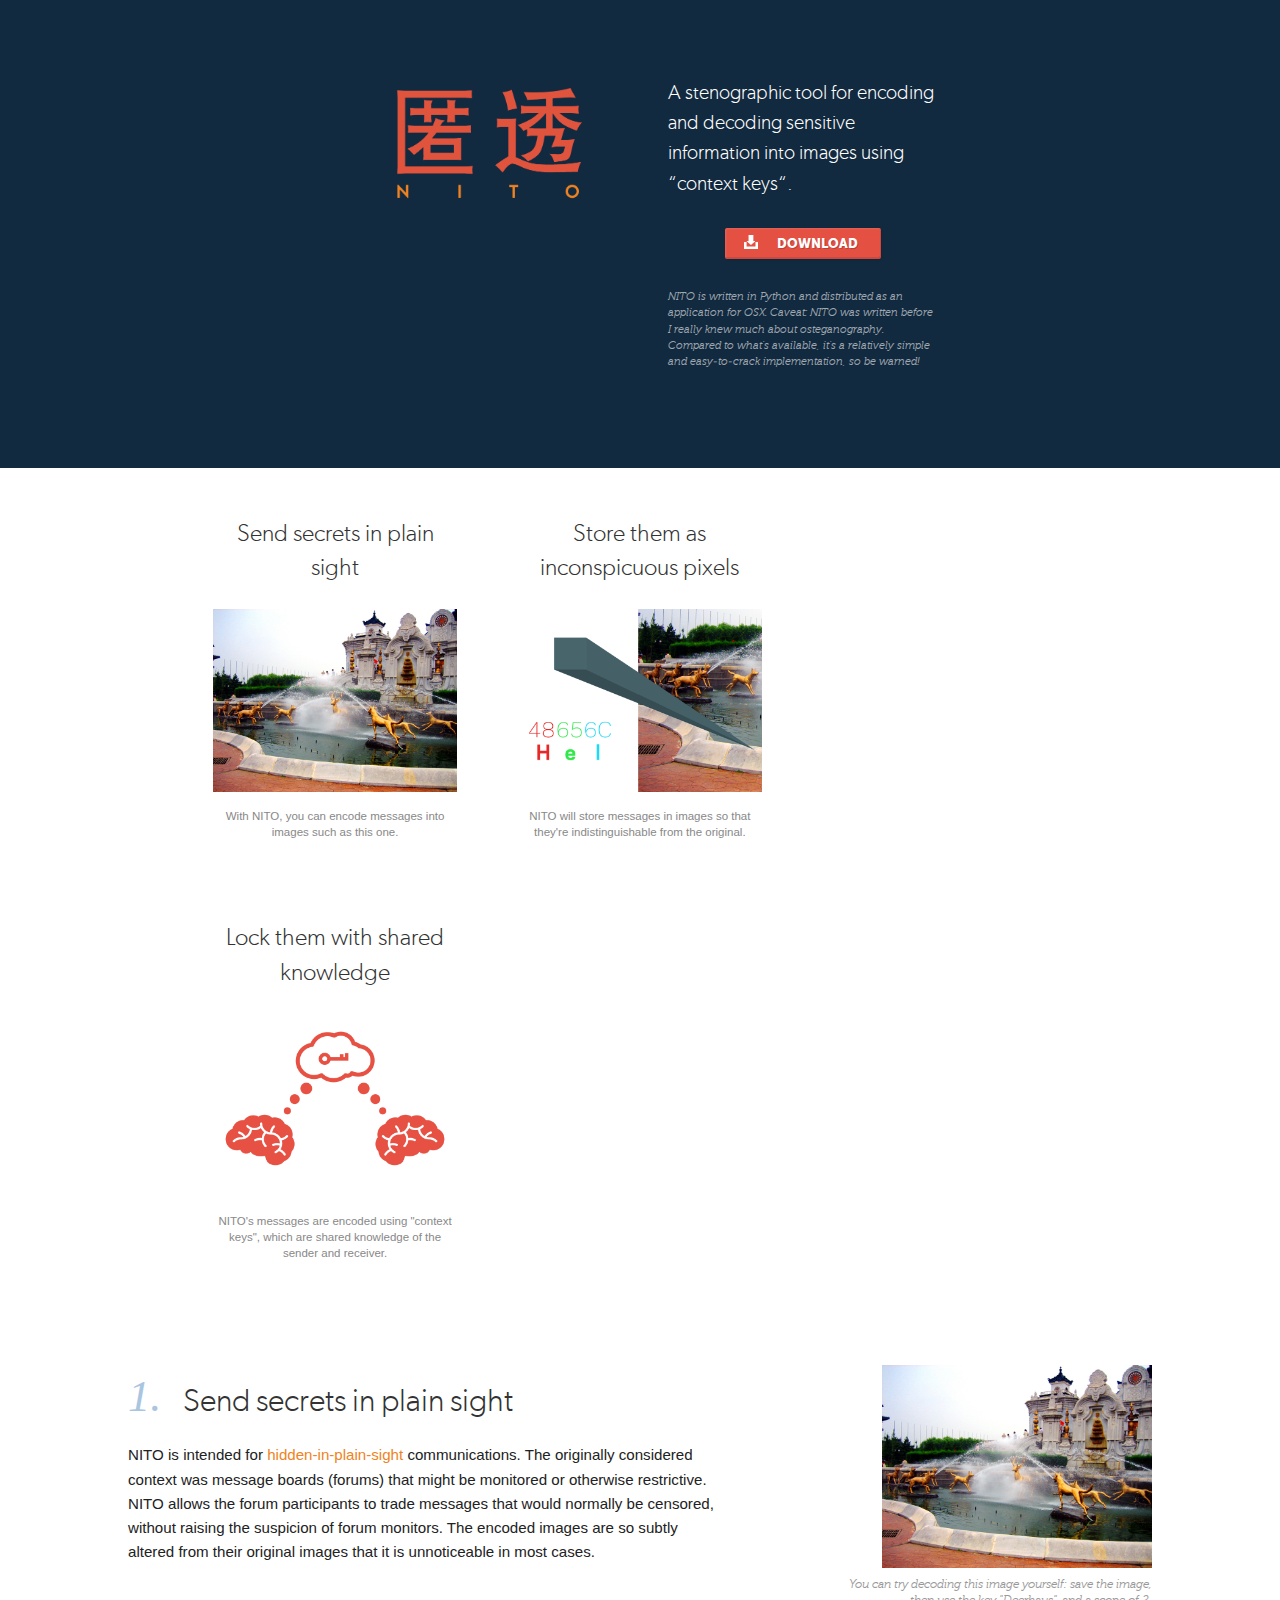
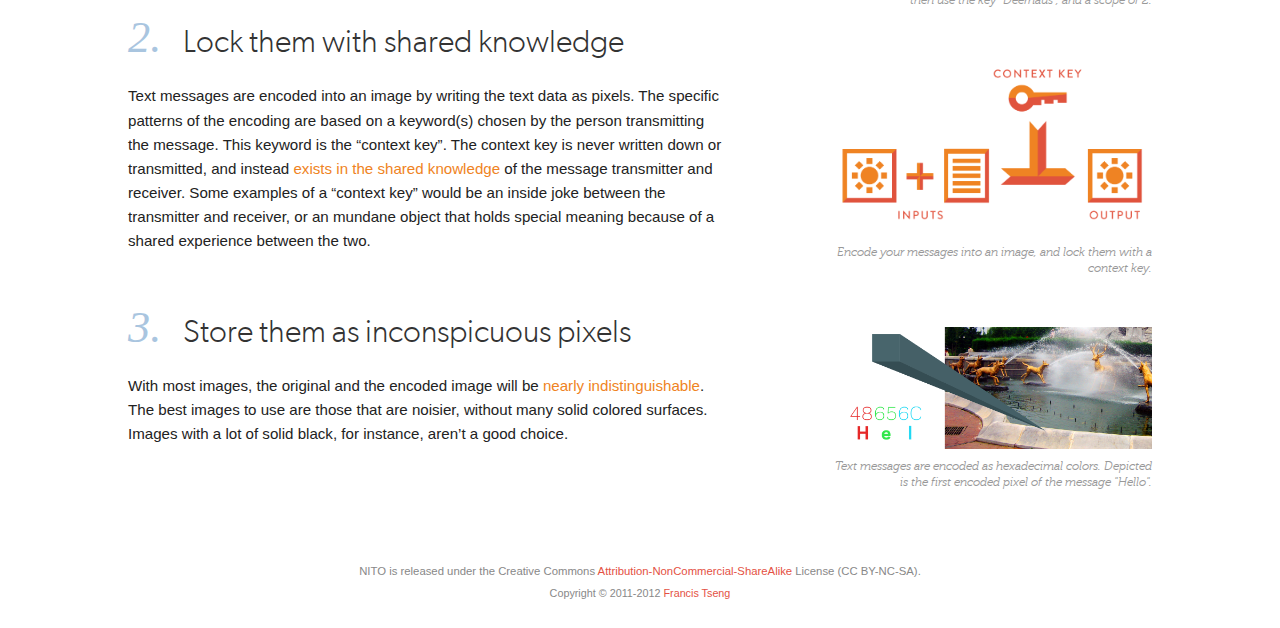
<file: projects/nito.html>
<!doctype html>
<!--[if lt IE 7]> <html class="no-js lt-ie9 lt-ie8 lt-ie7" lang="en"> <![endif]-->
<!--[if IE 7]>    <html class="no-js lt-ie9 lt-ie8" lang="en"> <![endif]-->
<!--[if IE 8]>    <html class="no-js lt-ie9" lang="en"> <![endif]-->
<!--[if gt IE 8]><!--> <html class="no-js" lang="en"> <!--<![endif]-->
<head>
	<meta charset="utf-8">
	<meta http-equiv="X-UA-Compatible" content="IE=edge,chrome=1">

	<title>NITO</title>
	<meta name="description" content="NITO (匿透) is a stenographic tool for encoding and decoding sensitive information into images using “context keys“. It is written in Python and distributed as an application for OSX.">
	<meta name="author" content="Francis Tseng">

	<meta name="viewport" content="width=device-width">

	<link rel="stylesheet" href="/css/projects.css">

	<script src="/js/libs/modernizr-2.5.3.min.js"></script>
</head>
<body id="nito">

<header>
	<div class="intro">
		<img src="/img/projects/nito/nito.png" alt="NITO" title="NITO" />
		<div class="about">
			<p class="blurb">A stenographic tool for encoding and decoding sensitive information into images using “context keys“.</p>
			<a href="/files/nito-1.0.zip" class="download">Download</a>			
			<p class="summary">NITO is written in Python and distributed as an application for OSX. Caveat: NITO was written before I really knew much about osteganography. Compared to what's available, it's a relatively simple and easy-to-crack implementation, so be warned!</p>
		</div>
	</div>
</header>

<div role="main" id="main" class="app">
	<div class="overview">
		<figure>
			<h3>Send secrets in plain sight</h3>
			<img src="/img/projects/nito/encoded.png" />
			<figcaption>With NITO, you can encode messages into images such as this one.</figcaption>
		</figure>
		<figure>
			<h3>Lock them with shared knowledge</h3>		
			<img src="/img/projects/nito/contextkey.png" />
			<figcaption>NITO's messages are encoded using "context keys", which are shared knowledge of the sender and receiver.</figcaption>
		</figure>
		<figure>
			<h3>Store them as inconspicuous pixels</h3>		
			<img src="/img/projects/nito/pixel.png" />
			<figcaption>NITO will store messages in images so that they're indistinguishable from the original. </figcaption>
		</figure>
	</div>

	<div class="main-content">
		<div class="section">	
			<figure>
				<img src="/img/projects/nito/encoded.png" width="270" />
				<figcaption>You can try decoding this image yourself: save the image, then use the key "Deerhaus", and a scope of 2.</figcaption>
			</figure>
			<h4>Send secrets in plain sight</h4>			
			<p>NITO is intended for <em>hidden-in-plain-sight</em> communications. The originally considered context was message boards (forums) that might be monitored or otherwise restrictive. NITO allows the forum participants to trade messages that would normally be censored, without raising the suspicion of forum monitors. The encoded images are so subtly altered from their original images that it is unnoticeable in most cases.</p>
		</div>

		<div class="section">
			<figure>
				<img src="/img/projects/nito/flow.png" />
				<figcaption>Encode your messages into an image, and lock them with a context key.</figcaption>
			</figure>
			<h4>Lock them with shared knowledge</h4>				
			<p>Text messages are encoded into an image by writing the text data as pixels. The specific patterns of the encoding are based on a keyword(s) chosen by the person transmitting the message. This keyword is the “context key”. The context key is never written down or transmitted, and instead <em>exists in the shared knowledge</em> of the message transmitter and receiver. Some examples of a “context key” would be an inside joke between the transmitter and receiver, or an mundane object that holds special meaning because of a shared experience between the two.</p>
		</div>

		<div class="section">
			<figure>
				<img src="/img/projects/nito/encoded-detail.png" width="800" />
				<figcaption>Text messages are encoded as hexadecimal colors. Depicted is the first encoded pixel of the message "Hello".</figcaption>		
			</figure>
			<h4>Store them as inconspicuous pixels</h4>
			<p>With most images, the original and the encoded image will be <em>nearly indistinguishable</em>. The best images to use are those that are noisier, without many solid colored surfaces. Images with a lot of solid black, for instance, aren’t a good choice.</p>
		</div>
	</div>
	
	<footer role="colophon">
		<p>NITO is released under the Creative Commons <a href="http://creativecommons.org/licenses/by-nc-sa/3.0/">Attribution-NonCommercial-ShareAlike</a> License (CC BY-NC-SA).</p>
		Copyright &copy; 2011-2012 <a href="/">Francis Tseng</a>
	</footer>

</div>

</body>
</html>
</file>
<file: labs/canvaslab/css/style.css>
/* HTML5 ✰ Boilerplate */

html, body, div, span, object, iframe,
h1, h2, h3, h4, h5, h6, p, blockquote, pre,
abbr, address, cite, code, del, dfn, em, img, ins, kbd, q, samp,
small, strong, sub, sup, var, b, i, dl, dt, dd, ol, ul, li,
fieldset, form, label, legend,
table, caption, tbody, tfoot, thead, tr, th, td,
article, aside, canvas, details, figcaption, figure,
footer, header, hgroup, menu, nav, section, summary,
time, mark, audio, video {
  margin: 0;
  padding: 0;
  border: 0;
  font-size: 100%;
  font: inherit;
  vertical-align: baseline;
}

article, aside, details, figcaption, figure,
footer, header, hgroup, menu, nav, section {
  display: block;
}

blockquote, q { quotes: none; }
blockquote:before, blockquote:after,
q:before, q:after { content: ""; content: none; }
ins { background-color: #ff9; color: #000; text-decoration: none; }
mark { background-color: #ff9; color: #000; font-style: italic; font-weight: bold; }
del { text-decoration: line-through; }
abbr[title], dfn[title] { border-bottom: 1px dotted; cursor: help; }
table { border-collapse: collapse; border-spacing: 0; }
hr { display: block; height: 1px; border: 0; border-top: 1px solid #ccc; margin: 1em 0; padding: 0; }
input, select { vertical-align: middle; }

body { font:13px/1.231 sans-serif; *font-size:small; }
select, input, textarea, button { font:99% sans-serif; }
pre, code, kbd, samp { font-family: monospace, sans-serif; }

html { overflow-y: scroll; }
a:hover, a:active { outline: none; }
ul, ol { margin-left: 2em; }
ol { list-style-type: decimal; }
nav ul, nav li { margin: 0; list-style:none; list-style-image: none; }
small { font-size: 85%; }
strong, th { font-weight: bold; }
td { vertical-align: top; }
sub, sup { font-size: 75%; line-height: 0; position: relative; }
sup { top: -0.5em; }
sub { bottom: -0.25em; }

pre { white-space: pre; white-space: pre-wrap; word-wrap: break-word; padding: 15px; }
textarea { overflow: auto; } 
.ie6 legend, .ie7 legend { margin-left: -7px; } 
input[type="radio"] { vertical-align: text-bottom; }
input[type="checkbox"] { vertical-align: bottom; }
.ie7 input[type="checkbox"] { vertical-align: baseline; }
.ie6 input { vertical-align: text-bottom; }
label, input[type="button"], input[type="submit"], input[type="image"], button { cursor: pointer; }
button, input, select, textarea { margin: 0; }
input:valid, textarea:valid   {  }
input:invalid, textarea:invalid { border-radius: 1px; -moz-box-shadow: 0px 0px 5px red; -webkit-box-shadow: 0px 0px 5px red; box-shadow: 0px 0px 5px red; }
.no-boxshadow input:invalid, .no-boxshadow textarea:invalid { background-color: #f0dddd; }


::-moz-selection{ background: #FF5E99; color:#fff; text-shadow: none; }
::selection { background:#FF5E99; color:#fff; text-shadow: none; }
a:link { -webkit-tap-highlight-color: #FF5E99; }
button {  width: auto; overflow: visible; }
.ie7 img { -ms-interpolation-mode: bicubic; }

body, select, input, textarea { color: #444; }
h1, h2, h3, h4, h5, h6 { font-weight: bold; }
a, a:active, a:visited { color: #607890; }
a:hover { color: #036; }



/*
 * Web Fonts from fontspring.com
 *
 * All OpenType features and all extended glyphs have been removed.
 * Fully installable fonts can be purchased at http://www.fontspring.com
 *
 * The fonts included in this stylesheet are subject to the End User License you purchased
 * from Fontspring. The fonts are protected under domestic and international trademark and 
 * copyright law. You are prohibited from modifying, reverse engineering, duplicating, or
 * distributing this font software.
 *
 * (c) 2010-2011 Fontspring
 *
 *
 *
 *
 * The fonts included are copyrighted by the vendor listed below.
 *
 * Vendor:      FontSite Inc.
 * License URL: http://www.fontspring.com/fflicense/fontsite
 *
 *
 */

@font-face {
    font-family: 'FunctionPro';
    src: url('fonts/FunctionPro-Bold-webfont.eot');
    src: url('fonts/FunctionPro-Bold-webfont.eot?#iefix') format('embedded-opentype'),
         url('fonts/FunctionPro-Bold-webfont.woff') format('woff'),
         url('fonts/FunctionPro-Bold-webfont.ttf') format('truetype'),
         url('fonts/FunctionPro-Bold-webfont.svg#FunctionProBold') format('svg');
    font-weight: bold;
    font-style: normal;
}

@font-face {
    font-family: 'FunctionPro';
    src: url('fonts/FunctionPro-Book-webfont.eot');
    src: url('fonts/FunctionPro-Book-webfont.eot?#iefix') format('embedded-opentype'),
         url('fonts/FunctionPro-Book-webfont.woff') format('woff'),
         url('fonts/FunctionPro-Book-webfont.ttf') format('truetype'),
         url('fonts/FunctionPro-Book-webfont.svg#FunctionProBook') format('svg');
    font-weight: normal;
    font-style: normal;

}


/**
 * Primary styles
 *
 * Author: Francis Tseng 
 */


/**************/
/* LAYOUT	 */
/**************/

a, a:hover, a:visited {text-decoration:none;}

html{height:100%;}

body {
	background:#ededed;
	height:100%;
	background:url('../img/diagonalnoise.png') repeat;
}

@media only screen and (-webkit-min-device-pixel-ratio : 1.5), only screen and (min-device-pixel-ratio : 3/2) {
  body {
		background:url('../img/diagonalnoise@2X.png') repeat;
    -webkit-background-size: 150px 150px;
    background-size: 150px 150px;
  }
}

#container {
	margin:20px auto;
	width:1200px;
	min-height:100%;
}

#canvas, #grid {
	position:absolute;
	top:0;
	left:0;
}
#canvas { z-index:1; }
#grid { z-index:0;display:none; }

#canvasplace {
	width:1000px;
	height:500px;
	display:block;
	background:#fff;
}

header {
	font-size:28px;
	font-family:FunctionPro,Arial,sans-serif;
	font-weight:bold;
	text-shadow:1px 1px rgba(255, 255, 255, 0.9);
}

h2 {
	text-shadow:1px 1px rgba(255, 255, 255, 0.9);
	clear:both;
}
h3 {
	font-weight:normal;
	font-style:italic;
	color:#B3B3B3;
	text-align:right;
	padding-right:14px;
	margin-bottom:6px;
}

a, a:visited {
	color:white;
}
a:hover {
	color:white;
}

#left {float:left;position:relative;}

canvas {
	border:1px solid #ccc;
}

#inputs {
	float:left;
	width:170px;
	margin-left:18px;
	position:relative;
}

#inputs h2 {
	float:left;
	margin-top:2px;
}

.slider {
	clear:both;
}

.ibox {
	background:#eee;
	border:1px solid #ccc;
	padding:12px 5px 5px 5px;
	width:158px;
	margin-bottom:10px;
	font-size:10px;
}

#code {
	height:207px;
	position:absolute;
	right:0;
	z-index:10;
}

/****point controls****/

#sidecontrols {
	width:1000px;
	margin-top:5px;
}

#sidecontrols ul {
	list-style:none;
	margin:0;
	float:left;
}
#sidecontrols ul li, li#point0 {
	float:left;
	height:100px;
	width:100px;
	border:1px solid #ccc;
	background:#eee;
	margin-right:10px;
	padding:5px;
	font-size:10px;
	margin-bottom:10px;
	list-style:none;
}
#sidecontrols ul li h2, li#point0 h2 {margin-bottom:5px;}

#sidecontrols ul li.selectedpoint {
	background:#43a4fe;
	color:white;
}
#sidecontrols ul li.selectedpoint h2 {color:white;text-shadow:1px 1px rgba(0,0,0,0.2);}

#orig_curve_controls {clear:both;}

/****inputs****/

input.coord {
	margin-right:3px;
}

input {
	border-radius:4px;
	border:1px solid #bbb;
	box-shadow:inset 0 0 2px rgba(0,0,0,0.2);
	-webkit-box-shadow:inset 0 0 2px rgba(0,0,0,0.2);
	-moz-box-shadow:inset 0 0 2px rgba(0,0,0,0.2);
	-khtml-box-shadow:inset 0 0 2px rgba(0,0,0,0.2);
	padding:1px 3px;
	float:left;
	overflow:hidden;
	margin-bottom:8px;
}

input.color-input, input.shape-input {
	float:right;
}
.displayval {
	float:right;
	margin:2px 0 8px 0;
}

input.setcurve{margin-right:5px;}

div.checkbox {
	clear:both;
	margin:10px 0 5px 0;
}

input#showpoints {
	margin-right:5px;
}

#gridcontrols input {
	float:none;
	vertical-align:middle;
	margin-right:1px;
	margin-bottom:3px;
}
#snapgrid {
	margin-left:14px;
}
#showpoints {
	margin-top:1px;
}

#code textarea {
	width:152px;
	height:177px;
	max-width:152px;
	max-height:207px;
	border-radius:4px;
	border:1px solid #bbb;
	box-shadow:inset 0 0 2px rgba(0,0,0,0.2);
	-webkit-box-shadow:inset 0 0 2px rgba(0,0,0,0.2);
	-moz-box-shadow:inset 0 0 2px rgba(0,0,0,0.2);
	-khtml-box-shadow:inset 0 0 2px rgba(0,0,0,0.2);
	margin-bottom:3px;
}
#code a {
	box-shadow:inset 0px -1px rgba(0,0,0,0.1),inset 0px 1px rgba(240,240,240,0.3);
	-webkit-box-shadow:inset 0px -1px rgba(0,0,0,0.),inset 0px 1px rgba(240,240,240,0.3);
	-moz-box-shadow:inset 0px -1px rgba(0,0,0,0.1),inset 0px 1px rgba(240,240,240,0.3);
	-khtml-box-shadow:inset 0px -1px rgba(0,0,0,0.1),inset 0px 1px rgba(240,240,240,0.3);
	text-shadow:1px 1px rgba(0,0,0,0.2);
	border-radius:4px;
	font-size:11px;
	background:#aaa;
	padding:2px 4px;
	border:1px solid #aaa;
	float:right;
}
#code a:hover {
	background:#43a4fe;
	border:1px solid #43a4fe;
}
#code a:active {
	box-shadow:inset 0 0 4px rgba(0,0,0,0.4);
}
.expandedcode {
	width:300px !important;
	box-shadow:-1px -1px 2px rgba(0,0,0,0.1);
	-webkit-box-shadow:-1px -1px 2px rgba(0,0,0,0.1);
	-moz-box-shadow:-1px -1px 2px rgba(0,0,0,0.1);
	-khtml-box-shadow:-1px -1px 2px rgba(0,0,0,0.1);
}
#code textarea.expandedtextarea {
	width:292px;
	max-width:292px;
}
#code #hideme {
	float:left;
	display:none;
}

/****handles****/

div.handle, div.bhandle {
	background:transparent;
	height:8px;
	width:8px;
	cursor:pointer;
	position:absolute;
	z-index:10;
}


/****byline****/
#byline {
	position:fixed;
	bottom:0;
	right:0;
	background:#aaa;
	border-top:1px solid #aaa;
	border-left:1px solid #aaa;
	width:230px;
	height:10px;
	padding:8px;
	border-radius:6px 0 0 0;
	font-size:11px;
	font-weight:bold;
	font-family:FunctionPro,Arial,sans-serif;
	box-shadow:inset 0px -1px rgba(0,0,0,0.4),inset 0px 1px rgba(240,240,240,0.3);
	-webkit-box-shadow:inset 0px -1px rgba(0,0,0,0.4),inset 0px 1px rgba(240,240,240,0.3);
	-moz-box-shadow:inset 0px -1px rgba(0,0,0,0.4),inset 0px 1px rgba(240,240,240,0.3);
	-khtml-box-shadow:inset 0px -1px rgba(0,0,0,0.4),inset 0px 1px rgba(240,240,240,0.3);
	text-shadow:1px 1px rgba(0,0,0,0.2);
}
#byline:hover {
	background:#fe4365;
	box-shadow:inset 0px -1px rgba(0,0,0,0.4),inset 0px 1px rgba(240,240,240,0.3);
	-webkit-box-shadow:inset 0px -1px rgba(0,0,0,0.4),inset 0px 1px rgba(240,240,240,0.3);
	-moz-box-s
	hadow:inset 0px -1px rgba(0,0,0,0.4),inset 0px 1px rgba(240,240,240,0.3);
	-khtml-box-shadow:inset 0px -1px rgba(0,0,0,0.4),inset 0px 1px rgba(240,240,240,0.3);
	border-top:1px solid #fe4365;
	border-left:1px solid #fe4365;
	text-shadow:1px 1px rgba(0,0,0,0.3);
}

/***sliders***/

.ui-slider-horizontal {
	width:90%;
	margin:1em auto 1.5em auto;
}

#blue-slider .ui-slider-handle, .ui-slider-handle, .ui-state-hover, .ui-widget-content .ui-state-hover, .ui-widget-header .ui-state-hover, .ui-state-focus, .ui-widget-content .ui-state-focus, .ui-widget-header .ui-state-focus { border: 1px solid #43A4FE; background: #43A4FE; font-weight: bold; color: #c77405; -webkit-box-shadow:inset 0px -1px rgba(0,0,0,0.1),inset 0px 1px rgba(240,240,240,0.3); -moz-box-shadow:inset 0px -1px rgba(0,0,0,0.1),inset 0px 1px rgba(240,240,240,0.3); box-shadow:inset 0px -1px rgba(0,0,0,0.1),inset 0px 1px rgba(240,240,240,0.3);}

.ui-state-active, .ui-widget-content .ui-state-active, .ui-widget-header .ui-state-active { border: 1px solid #43A4FE; background: #43A4FE; font-weight: bold; color: #eb8f00; -webkit-box-shadow:inset 0px -1px rgba(0,0,0,0.1),inset 0px 1px rgba(240,240,240,0.3); -moz-box-shadow:inset 0px -1px rgba(0,0,0,0.1),inset 0px 1px rgba(240,240,240,0.3); box-shadow:inset 0px -1px rgba(0,0,0,0.1),inset 0px 1px rgba(240,240,240,0.3);}

#blue-slider {
	border:1px solid #76BCFE;
}

#red-slider .ui-slider-handle, #red-slider .ui-state-hover, #red-slider .ui-state-active, #red-slider .ui-state-focus {
	background:#FE4365;
	border:1px solid #FE4365;
}
#red-slider {
	border:1px solid #FFA9B8;
}

#green-slider .ui-slider-handle, #green-slider .ui-state-hover, #green-slider .ui-state-active, #green-slider .ui-state-focus {
	background:#59EB56;
	border:1px solid #59EB56;
}
#green-slider {
	border:1px solid #26DC18;
}
</file>
<file: css/style.css>
/* =============================================================================
   HTML5 Boilerplate CSS: h5bp.com/css
   ========================================================================== */

article, aside, details, figcaption, figure, footer, header, hgroup, nav, section { display: block; }
audio, canvas, video { display: inline-block; *display: inline; *zoom: 1; }
audio:not([controls]) { display: none; }
[hidden] { display: none; }

html { font-size: 100%; -webkit-text-size-adjust: 100%; -ms-text-size-adjust: 100%; }
html, button, input, select, textarea { font-family: sans-serif; color: #222; }
body { margin: 0; font-size: 1em; line-height: 1.4; }

::-moz-selection { background: #34DFC3; color: #fff; text-shadow: none; }
::selection { background: #34DFC3; color: #fff; text-shadow: none; }

a { color: #00e; }
a:visited { color: #551a8b; }
a:hover { color: #06e; }
a:focus { outline: thin dotted; }
a:hover, a:active { outline: 0; }

abbr[title] { border-bottom: 1px dotted; }
b, strong { font-weight: bold; }
blockquote { margin: 1em 40px; }
dfn { font-style: italic; }
hr { display: block; height: 1px; border: 0; border-top: 1px solid #ccc; margin: 1em 0; padding: 0; }
ins { background: #ff9; color: #000; text-decoration: none; }
mark { background: #ff0; color: #000; font-style: italic; font-weight: bold; }
pre, code, kbd, samp { font-family: monospace, serif; _font-family: 'courier new', monospace; font-size: 1em; }
pre { white-space: pre; white-space: pre-wrap; word-wrap: break-word; }
q { quotes: none; }
q:before, q:after { content: ""; content: none; }
small { font-size: 85%; }

sub, sup { font-size: 75%; line-height: 0; position: relative; vertical-align: baseline; }
sup { top: -0.5em; }
sub { bottom: -0.25em; }

ul, ol { margin: 1em 0; padding: 0 0 0 40px; }
dd { margin: 0 0 0 40px; }
nav ul, nav ol { list-style: none; list-style-image: none; margin: 0; padding: 0; }

img { border: 0; -ms-interpolation-mode: bicubic; vertical-align: middle; }

svg:not(:root) { overflow: hidden; }

figure { margin: 0; }

form { margin: 0; }
fieldset { border: 0; margin: 0; padding: 0; }
label { cursor: pointer; }
legend { border: 0; *margin-left: -7px; padding: 0; white-space: normal; }
button, input, select, textarea { font-size: 100%; margin: 0; vertical-align: baseline; *vertical-align: middle; }
button, input { line-height: normal; }
button, input[type="button"], input[type="reset"], input[type="submit"] { cursor: pointer; -webkit-appearance: button; *overflow: visible; }
button[disabled], input[disabled] { cursor: default; }
input[type="checkbox"], input[type="radio"] { box-sizing: border-box; padding: 0; *width: 13px; *height: 13px; }
input[type="search"] { -webkit-appearance: textfield; -moz-box-sizing: content-box; -webkit-box-sizing: content-box; box-sizing: content-box; }
input[type="search"]::-webkit-search-decoration, input[type="search"]::-webkit-search-cancel-button { -webkit-appearance: none; }
button::-moz-focus-inner, input::-moz-focus-inner { border: 0; padding: 0; }
textarea { overflow: auto; vertical-align: top; resize: vertical; }
input:valid, textarea:valid {  }
input:invalid, textarea:invalid { background-color: #f0dddd; }

table { border-collapse: collapse; border-spacing: 0; }
td { vertical-align: top; }
ul { list-style:none; margin:0; padding:0; }

.chromeframe { margin: 0.2em 0; background: #ccc; color: black; padding: 0.2em 0; }

* {
  -moz-box-sizing: border-box;
  -webkit-box-sizing: border-box;
  box-sizing: border-box;
}


/* ===== Primary Styles ========================================================
   Author: Francis Tseng
	 URL: supermedes.com
   ========================================================================== */

body {
	font-family:'prenton', 'Gibson', Helvetica, Arial, sans-serif;
	font-size: 0.9em;
	color:#fff;
    background:#1B1F2C;
	min-width:320px;

	/* webkit fix */
	-webkit-font-smoothing: subpixel-antialiased;
	text-rendering: optimizeLegibility;
}

header,
section,
footer {
	width:100%;
	max-width:1200px;
	margin:0 auto;
	text-align:center;
	padding:2em;
}

#main {
	width:100%;
	overflow:hidden;
}

footer a,
footer a:visited {
	background:#11A38B;
	display:inline-block;
	padding:0.4em 0.3em 0.2em 0.3em;

	-webkit-transition: all 0.2s ease-in-out;
	-o-transition: all 0.2s ease-in-out;
	-moz-transition: all 0.2s ease-in-out;
	transition: all 0.2s ease-in-out;
}
footer a:hover {
	background:#2A66FF;
}

a, a:visited, a:hover {
	color:#fff;
	text-decoration:none;
}

h1 {
	font-family: "brandon-grotesque", "Brandon Grotesque", "sans-serif";
	margin-bottom:0;
	font-size:1.6em;
}
h3 {
	font-family: "brandon-grotesque", "Brandon Grotesque", "sans-serif";
	text-transform:uppercase;
	font-size:1.4em;
	margin-bottom:0;
}
h4 {
	font-style:italic;
	font-weight:normal;
	font-family: 'Georgia';
	font-size:0.75em;
	margin:0.4em 0 1em 0;
	color:rgba(255,255,255,0.8);
}

.loading {
	position:fixed;
	z-index:10000;
	padding:2em 1.5em 1.7em 1.5em;
	background:rgba(0,0,0,0.8);
	display:none;

	-webkit-border-radius:10em;
	-moz-border-radius:10em;
	-o-border-radius:10em;
	border-radius:10em;
}

/*
 *============================================================================================================
 * Header																																																Header
 *============================================================================================================
 */
header {
	padding:3em 2em 4em 2em;
	text-align:center;
    background: #f8f8f8;
	max-width:none;
    color:#111;
}
header h1 {
    font-size: 2.8em;
    text-shadow: 2px 2px 0px rgba(0,0,0,0.2);
    font-weight: normal;
}
.logo {
    width: 50px;
}

.pillar {
	position:absolute;
	top:-3px;
	width:70px;
	height:409px;
	background-image:url('/img/portfolio/pillar.png');
	-webkit-background-size:140px 409px;
	-moz-background-size:140px 409px;
	-o-background-size:140px 409px;
	background-size:140px 409px;
}
	.pillar-left {
		left:0;
		-webkit-background-position:70px 0;
		-moz-background-position:70px 0;
		-o-background-position:70px 0;
		background-position:70px 0;
	}
	.pillar-right {
		right:0;
	}

.subtitle {
	font-family:'Gibson';
	font-size:1em;
	text-transform:uppercase;
	display:block;
    margin: 0 0 1em 0;
    color: rgba(0,0,0,0.3);
}
.blurb {
	margin:1em 0 2em 0;
	line-height:2;
	font-size:0.8em;
	text-transform:uppercase;
}
	.blurb a {
		color:#111;
		border-bottom:1px dotted #111;

		-webkit-transition: all 0.2s ease-in-out;
		-o-transition: all 0.2s ease-in-out;
		-moz-transition: all 0.2s ease-in-out;
		transition: all 0.2s ease-in-out;
	}
		.blurb a:hover {
			text-decoration:none;
			padding-left:2em;
			position:relative;
		}
		.blurb a:hover:before {
			content:'>';
			position:absolute;
			border-bottom:none;
			left:0;
		}


/*
 *============================================================================================================
 * Social Media																																										Social Media
 *============================================================================================================
 */

.socialmedia { position:relative; margin:1em 0 0 0; }
.socialmedia li a {
    display:block;
    width:100%;
    height:100%;
    color: #A8A8A8;
}
.socialmedia li a:hover {
    color: #77d3ec;
}
.socialmedia li {
	display:inline-block;
	margin:1em;
    font-size: 1.4em;
}

.tooltip {
		font-family: 'Gibson', Helvetica, Arial, sans-serif;
		text-transform:uppercase;
		font-weight:bold;
        font-size: 0.7em;
		text-align:center;
		text-indent:0em;
		position:absolute;
		right:0;
		top:auto;
		width:100%;
		margin-top:0.5em;
		visibility:hidden;

		opacity:0;
		filter:alpha(opacity=0);
		-ms-filter: "progid:DXImageTransform.Microsoft.Alpha(Opacity=0)";
		-moz-opacity:0.0;
		-khtml-opacity:0.0;

		-webkit-transition: opacity 0.2s ease-in-out;
		-o-transition: opacity 0.2s ease-in-out;
		-moz-transition: opacity 0.2s ease-in-out;
		transition: opacity 0.2s ease-in-out;
}
	.socialmedia li:hover .tooltip { opacity:1; visibility:visible; }

/*
 *============================================================================================================
 * Sections																																														Sections
 *============================================================================================================
 */

#projects {
	background:#f8f8f8;
}
	#projects h3,
	#projects h4 {
		color:#111;
	}

h5 {
	display:block;
	text-transform:uppercase;
	font-weight:100;
	font-size:1.2em;
	margin:0em 0;
}
h6 {
	font-weight:normal;
	font-family: 'Georgia';
	font-style:italic;
	color:rgba(255,255,255,0.8);
	margin:0.5em 0 0 0;
	text-transform: lowercase;
}
.projects p {
	text-align:justify;
	font-size:0.8em;
	font-weight:normal;
}
.projects li {
	display:inline-block;
	vertical-align:top;
	/*background:rgba(0,0,0,0.1) !important;*/
	text-align:center;
	padding:1em;
	margin-bottom:6em;
	width:20%;
	margin:2% 4%;

	cursor:pointer;

	-moz-border-radius:1em;
	-webkit-border-radius:1em;
	border-radius:1em;

	-webkit-transition: all 0.2s ease-in-out;
	-o-transition: all 0.2s ease-in-out;
	-moz-transition: all 0.2s ease-in-out;
	transition: all 0.2s ease-in-out;

	box-shadow:3px 3px rgba(0,0,0,0.1);
}
.projects a {
	display:block;
	top:0;
	left:0;
	z-index:100;
}
.projects li:hover {
	/*background:rgba(0,0,0,0.2) !important;*/
}
.projects li .icon {
	width:70px;
	height:70px;
	margin:2.2em 0 3.2em 0;
}
	.svg .projects li .icon {
		background-image:none;
	}
	.no-svg .projects li .icon {
			width:59px;
			height:59px;
		-webkit-background-size:1440px 60px;
		-moz-background-size:1440px 60px;
		-o-background-size:1440px 60px;
		background-size:1440px 60px;

	}
		@media
			only screen and (-webkit-min-device-pixel-ratio : 1.5),
			only screen and (min-device-pixel-ratio : 3/2) {
				.no-svg .projects li .icon {
					background-image:url('/img/icons/icons@2.png');
				}
		}

/*
 *============================================================================================================
 * Pages 																																																 Pages
 *============================================================================================================
 */

.page {
	top:0;
	width:100%;
	min-height:100%;
	z-index:1000;
	font-size:0.9em;
	background:#222;
	position:absolute;
    height:100%;
    overflow-y:scroll;
}

.back, .back-to-main {
	width:40px;
	height:35px;
	padding:3em;

	text-indent:-14em;
	line-height:0;

	-moz-border-radius:0 0 10em 0;
	-webkit-border-radius:0 0 10em 0;
	-o-border-radius:0 0 10em 0;
	border-radius:0 0 10em 0;

	cursor:pointer;
	opacity:0.8;

	position:fixed;
	z-index:1000;
	top:0;
	left:0;

	background:rgba(0,0,0,0.4) url('/img/icons/back.png') no-repeat;
		background-position:30% 40%;
		-webkit-background-size:40px 35px;
		-moz-background-size:40px 35px;
		-o-background-size:40px 35px;
		background-size:40px 35px;

	-webkit-transition: all 0.2s ease-in-out;
	-o-transition: all 0.2s ease-in-out;
	-moz-transition: all 0.2s ease-in-out;
	transition: all 0.2s ease-in-out;
}
	.back:hover,
	.back-to-main:hover {
		opacity:1;
		width:20em;	
		text-indent:0em;
		background-position:84% 40%;
	}
	.back-to-main {
		z-index:10000;
	}
		.back-to-main a,
		.back-to-main a:visited {
			display:block;
			position:absolute;
			height:100%;
			width:100%;
			top:0;
			left:0;
			padding:2.8em;
		}

.icon {
	width:100px;
	height:100px;
	
	display:inline-block;
	background-image:url('/img/icons/icons.png');
	background-repeat:no-repeat;
}
		@media
			only screen and (-webkit-min-device-pixel-ratio : 1.5),
			only screen and (min-device-pixel-ratio : 3/2) {
				.icon {
					background-image:url('/img/icons/icons@2.png');
						-webkit-background-size:2400px 100px;
						-moz-background-size:2400px 100px;
						-o-background-size:2400px 100px;
						background-size:2400px 100px;
				}
		}

.detail {
	max-width:1000px;
	width:100%;
	margin:0 auto;
	position:relative;
	padding:0 4em;
}

.info {
	width:200px;
	padding:4em 4em 4em 0em;
	float:left;
	position:fixed;
	z-index:100;
}

.stage {
	padding:0 0 0 200px;
	text-align:center;
	float:left;
	width:800px;
}
	.stage img {
		max-width:100%;
	}
	.stage a {
		display:block;
		position:relative;
	}
	.stage a:hover:after {
		content:"";
		width:20%;
		height:40%;

		position:absolute;
		top:30%;
		left:40%;

		-webkit-border-radius:10em;
		-moz-border-radius:10em;
		-o-border-radius:10em;
		border-radius:10em;

		background:rgba(0,0,0,0.8) url('/img/icons/link.png');
			-moz-background-size:50% 50%;
			-webkit-background-size:50% 50%;
			-o-background-size:50% 50%;
			background-size:50% 50%;
			background-repeat:no-repeat;
			background-position:50%;
	}
	figure {
		padding:4em 0;
		width:100%;
	}

.text h2 {
	font-family: "prenton", "sans-serif";
	font-size:1.4em;
	text-transform:uppercase;
}
	.text p {
		margin-bottom:2em;
	}
	.text a {
		display:inline-block;
		margin-bottom:1em;
		margin-right:1em;
		font-family: 'Georgia', serif;
		font-style:italic;
	}
	.text a:hover { text-decoration: underline; }
	.text a:before {
		content:"";
		width:16px;
		height:16px;
		float:left;
		clear:both;
		margin-right:0.6em;
		margin-bottom:1em;

		background:url('/img/icons/link.png');
			-moz-background-size:16px 16px;
			-webkit-background-size:16px 16px;
			-o-background-size:16px 16px;
			background-size:16px 16px;
	}
	.text a.download:before {
		background:url('/img/icons/download.png');
			-moz-background-size:16px 16px;
			-webkit-background-size:16px 16px;
			-o-background-size:16px 16px;
			background-size:16px 16px;
	}

.fullback {
	-moz-background-size:cover;
	-webkit-background-size:cover;
	-o-background-size:cover;
	background-size:cover;
	background-position:50% 50%;
	background-attachment:fixed;
}
.dot {
	background:url('/img/bgs/dot.gif') fixed;
	width:100%;
	height:100%;
	position:absolute;
	top:0;
	left:0;
}

.paging {
	text-align:center;
	margin-top:2em;
}
	.up,
	.down {
		width:132px;
		height:70px;
		display:inline-block;
		cursor: pointer;
		background:url('/img/icons/up.png') no-repeat;
			background-position:50%;
			-webkit-background-size:66px 35px;
			-moz-background-size:66px 35px;
			-o-background-size:66px 35px;
			background-size:66px 35px;

		-webkit-transform:scale(0.9,0.9);
		-moz-transform:scale(0.9,0.9);
		-ms-transform:scale(0.9,0.9);
		-o-transform:scale(0.9,0.9);
		transform:scale(0.9,0.9);

		-webkit-transition: all 0.2s ease-in-out;
		-o-transition: all 0.2s ease-in-out;
		-moz-transition: all 0.2s ease-in-out;
		transition: all 0.2s ease-in-out;
	}
		.down {
			background:url('/img/icons/down.png') no-repeat;
				background-position:50%;
				-webkit-background-size:66px 35px;
				-moz-background-size:66px 35px;
				-o-background-size:66px 35px;
				background-size:66px 35px;
		}
		.up:hover,
		.down:hover {
			-webkit-transform:scale(1,1);
			-moz-transform:scale(1,1);
			-ms-transform:scale(1,1);
			-o-transform:scale(1,1);
			transform:scale(1,1);
		}


/*
 *============================================================================================================
 * Projects																																														Projects
 *============================================================================================================
 */

.projects li {
	border-style: solid;
	border-width: 6px;
}

#canvaslab { background:#25CA8A;
						 border-color:  #39D699 #1AB87A #1AB87A #39D699; }
	#canvaslab .icon { background-position:0 0; }
#supersuper { background:#000; }
	li#supersuper { background:#222;
									border-color:  #2A2A2A #181818 #181818 #2A2A2A; }
	#supersuper .icon { background-position:-100px 0;}
	li#supersuper .icon { background-position:-61px 0;}
#goldenages { background-image:url('/img/projects/goldenages/background.jpg'); }
	li#goldenages { background: #D15510;
									border-color: #D86B2E #BE5013 #BE5013 #D86B2E; }
	#goldenages .icon { background-position:-200px 0;}
	li#goldenages .icon { background-position:-121px 0;}
#servethepeople { background:#BE0101;
									border-color: #CC2323 #AA0404 #AA0404 #CC2323; }
	#servethepeople .icon { background-position:-300px 0;}
	li#servethepeople .icon { background-position:-181px 0;}
#deerhaus {
	background:url('/img/bgs/black_scales@2.png');
	-moz-background-size:40px 40px;
	-webkit-background-size:40px 40px;
	background-size:40px 40px;
}
	li#deerhaus { background:#0070FF;
								border-color: #1F7EF7 #036AEE #036AEE #1F7EF7;}
	#deerhaus .icon { background-position:-600px 0;}
	li#deerhaus .icon { background-position:-361px 0; margin-left:15px; }
	.no-svg li#deerhaus .icon { margin-left:0; }
#nito { background:#2c2c37;}
	li#nito { border-color:#3A3A3A #25252E #25252E #3A3A3A; }
	#nito .icon { background-position:-800px 0; }
	li#nito .icon { background-position:-481px 0; }
#topics { background:#CAC2A7;
					border-color:#DBD2B6 #BDB393 #BDB393 #DBD2B6; }
	#topics .icon { background-position:-1100px 0;}
	li#topics .icon { background-position:-661px 0;}

li#smartercookie { background:#DDDD5F;
									 border-color:#E7E771 #CECE52 #CECE52 #E7E771;}
	#smartercookie .icon { background-position:-400px 0; }
	li#smartercookie .icon { background-position:-241px 0; }
li#bowen { background:#FCA1B1;
					 border-color:#FAB7C3 #DF98A5 #DF98A5 #FAB7C3; }
	#bowen .icon { background-position:-500px 0; }
	li#bowen .icon { background-position:-301px 0; }
li#myvr { background:#4343C5;
					border-color:#5F5FD3 #4040AC #4040AC #5F5FD3; }
	#myvr .icon { background-position:-700px 0; }
	li#myvr .icon { background-position:-421px 0; }
#caoker { background:#43a9e4;
					border-color:#56B8F1 #3598D1 #3598D1 #56B8F1; }
	#caoker .icon { background-position:-900px 0; }
	li#caoker .icon { background-position:-541px 0; }
li#posters { background:#068D8D;
						 border-color:#0E9696 #0D8585 #0D8585 #0E9696; }
	#posters .icon { background-position: -1000px 0; }
	li#posters .icon { background-position:-601px 0; }
	#posters figure img { max-width:450px; }
li#albumart { background:#AAA;
							border-color:#BBB #999 #999 #BBB; }
	#albumart .icon { background-position: -1200px 0; }
	li#albumart .icon { background-position:-721px 0; }
	#albumart figure img { max-width:500px; max-height:500px; }
#teeth { background: #EE9C06;
				 border-color: #F5B239 #DD9107 #DD9107 #F5B239; }
	#teeth .icon { background-position:-1300px 0; }
	li#teeth .icon { background-position:-781px 0; }
#pivy { background:#5D51A8;
				border-color:#6A5FB3 #554AA0 #554AA0 #6A5FB3; }
	#pivy .icon { background-position:-1400px 0; }
	li#pivy .icon { background-position:-841px 0; }
li#bicephaly { background:#E79072;
							 border-color:#F0A084 #DA8567 #DA8567 #F0A084; }
	#bicephaly .icon { background-position:-1500px 0; }
	li#bicephaly .icon { background-position:-901px 0; }
li#rzza { background:#812E81;
					border-color:#914391 #772977 #772977 #914391; }
	#rzza .icon { background-position:-1600px 0; }
	li#rzza .icon { background-position:-961px 0; }
li#wikidigest { background:#10C9D1;
								border-color:#2BD8E0 #0CBCC4 #0CBCC4 #2BD8E0; }
	#wikidigest .icon { background-position:-1700px 0; }
	li#wikidigest .icon { background-position:-1021px 0; }
li#stocker { background:#00C467;
								border-color:#05D572 #03B460 #03B460 #05D572; }
	#stocker .icon { background-position:-1800px 0; }
	li#stocker .icon { background-position:-1081px 0; }
li#observer { background:#CD1328;
								border-color:#DF263A #BD0D21 #BD0D21 #DF263A; }
	#observer .icon { background-position:-1900px 0; }
	li#observer .icon { background-position:-1141px 0; }
li#parrott { background:#014E6D;
								border-color:#096185 #024058 #024058 #096185; }
	#parrott .icon { background-position:-2000px 0; }
	li#parrott .icon { background-position:-1201px 0; }
#futora { background:#677074;
								border-color:#777E81 #4A5255 #4A5255 #777E81; }
	#futora .icon { background-position:-2100px 0; }
	li#futora .icon { background-position:-1261px 0; }
li#alreadyalive { background:#1B1B1B;
								border-color:#222222 #151515 #151515 #222222; }
	#alreadyalive .icon { background-position:-2200px 0; }
	li#alreadyalive .icon { background-position:-1321px 0; }
#tor { background:#8D24B6;
								border-color:#A248C5 #791F9C #791F9C #A248C5; }
	#tor .icon { background-position:-2300px 0; }
	li#tor .icon { background-position:-1381px 0; }
    .page#tor { background:#4D4D4D; }


/*
 *============================================================================================================
 * Fonts																																																 Fonts
 *============================================================================================================
 */


/*
 * The fonts included are copyrighted by the vendor listed below.
 *
 * Vendor:      Canada Type
 * License URL: http://www.fontspring.com/fflicense/canada-type
 *
 *
 */

@font-face {
    font-family: 'Gibson';
    src: url('/font/gibson/Gibson-SemiBold-webfont.eot');
    src: url('/font/gibson/Gibson-SemiBold-webfont.eot?#iefix') format('embedded-opentype'),
         url('/font/gibson/Gibson-SemiBold-webfont.woff') format('woff'),
         url('/font/gibson/Gibson-SemiBold-webfont.ttf') format('truetype'),
         url('/font/gibson/Gibson-SemiBold-webfont.svg#Gibson') format('svg');
    font-weight: bold;
    font-style: normal;

}

@font-face {
    font-family: 'Gibson';
    src: url('/font/gibson/Gibson-Regular-webfont.eot');
    src: url('/font/gibson/Gibson-Regular-webfont.eot?#iefix') format('embedded-opentype'),
         url('/font/gibson/Gibson-Regular-webfont.woff') format('woff'),
         url('/font/gibson/Gibson-Regular-webfont.ttf') format('truetype'),
         url('/font/gibson/Gibson-Regular-webfont.svg#Gibson') format('svg');
    font-weight: normal;
    font-style: normal;
}

@font-face {
    font-family: 'Gibson';
    src: url('/font/gibson/Gibson-Light-webfont.eot');
    src: url('/font/gibson/Gibson-Light-webfont.eot?#iefix') format('embedded-opentype'),
         url('/font/gibson/Gibson-Light-webfont.woff') format('woff'),
         url('/font/gibson/Gibson-Light-webfont.ttf') format('truetype'),
         url('/font/gibson/Gibson-Light-webfont.svg#Gibson') format('svg');
    font-weight: 100;
    font-style: normal;
}


@font-face {
  font-family: "icons";
  src: url("/font/icons/icons.eot");
  src: url("/font/icons/icons.eot?#iefix") format("embedded-opentype"),
       url("/font/icons/icons.woff") format("woff"),
       url("/font/icons/icons.ttf") format("truetype"),
       url("/font/icons/icons.svg#icons") format("svg");
  font-weight: normal;
  font-style: normal;
}

.icon-github:before,
.icon-linkedin:before,
.icon-twitter:before {
  font-family: "icons";
  font-style: normal;
  font-weight: normal;
  font-variant: normal;
  text-transform: none;
  line-height: 1;
  -webkit-font-smoothing: antialiased;
  display: inline-block;
  text-decoration: inherit;
}

.icon-github:before { content: "\f100"; }
.icon-linkedin:before { content: "\f101"; }
.icon-twitter:before { content: "\f102"; }



/* =============================================================================
   Media Queries
   ========================================================================== */

@media only screen and (max-width: 1000px) {
	.projects li {
		width:30%;
	}

	.stage {
		width:100%;
		padding:0;
		height:auto;
		position:relative;
	}
	figure {
		position:static;
		height:auto;
		padding:0 0 8em 0;
	}
	.detail {
		position:absolute;
		height:100%;
		overflow-y:scroll;
	}
		.info {
			width:100%;
			padding:2em 8em;
			position:static;
		}
			.info .icon {
				float:left;
				margin-right:2em;
			}
		.text {
			float:left;
			width:70%;
		}
		.paging {
			display:none;
		}

}

@media only screen and (max-width: 700px) {

	header {
		position:static;
		overflow:hidden;
		max-width:100%;
	}
	#projects {
		margin-top:0;
	}

	.projects li {
		width:60%;
	}

	.detail {
		top:0;
		position:static;
		overflow-y:scroll;
		padding:0;
	}
	.stage {
		padding:0;
	}
	.info {
		position:static;
		text-align:center;
		padding:2em 6em;
	}
		.info .icon {
			float:none;
			margin-right: 0;
		}
	.text {
		width:100%;
		text-align:left;
	}
		.text p {
			text-align:justify;
		}

	figure img {
		max-width:100% !important;
	}

}

@media only screen and (max-width: 480px) {
	.projects li { width:80%; }
}



/* =============================================================================
   Non-Semantic Helper Classes
   ========================================================================== */

.ir { display: block; border: 0; text-indent: -999em; overflow: hidden; background-color: transparent; background-repeat: no-repeat; text-align: left; direction: ltr; *line-height: 0; }
.ir br { display: none; }
.hidden { display: none !important; visibility: hidden; }
.visuallyhidden { border: 0; clip: rect(0 0 0 0); height: 1px; margin: -1px; overflow: hidden; padding: 0; position: absolute; width: 1px; }
.visuallyhidden.focusable:active, .visuallyhidden.focusable:focus { clip: auto; height: auto; margin: 0; overflow: visible; position: static; width: auto; }
.invisible { visibility: hidden; }
.clearfix:before, .clearfix:after { content: ""; display: table; }
.clearfix:after { clear: both; }
.clearfix { *zoom: 1; }

/* =============================================================================
   Print Styles
   ========================================================================== */
 
@media print {
  * { background: transparent !important; color: black !important; box-shadow:none !important; text-shadow: none !important; filter:none !important; -ms-filter: none !important; } /* Black prints faster: h5bp.com/s */
  a, a:visited { text-decoration: underline; }
  a[href]:after { content: " (" attr(href) ")"; }
  abbr[title]:after { content: " (" attr(title) ")"; }
  .ir a:after, a[href^="javascript:"]:after, a[href^="#"]:after { content: ""; }  /* Don't show links for images, or javascript/internal links */
  pre, blockquote { border: 1px solid #999; page-break-inside: avoid; }
  thead { display: table-header-group; } /* h5bp.com/t */
  tr, img { page-break-inside: avoid; }
  img { max-width: 100% !important; }
  @page { margin: 0.5cm; }
  p, h2, h3 { orphans: 3; widows: 3; }
  h2, h3 { page-break-after: avoid; }
}
</file>
<file: css/projects.css>
/* =============================================================================
   HTML5 Boilerplate CSS: h5bp.com/css
   ========================================================================== */

article, aside, details, figcaption, figure, footer, header, hgroup, nav, section { display: block; }
audio, canvas, video { display: inline-block; *display: inline; *zoom: 1; }
audio:not([controls]) { display: none; }
[hidden] { display: none; }

html { font-size: 100%; -webkit-text-size-adjust: 100%; -ms-text-size-adjust: 100%; }
html, button, input, select, textarea { font-family: sans-serif; color: #222; }
body { margin: 0; font-size: 1em; line-height: 1.4; }

::-moz-selection { background: #0ea2d1; color: #fff; text-shadow: none; }
::selection { background: #0ea2d1; color: #fff; text-shadow: none; }

a { color: #00e; }
a:visited { color: #551a8b; }
a:hover { color: #06e; }
a:focus { outline: thin dotted; }
a:hover, a:active { outline: 0; }

abbr[title] { border-bottom: 1px dotted; }
b, strong { font-weight: bold; }
blockquote { margin: 1em 40px; }
dfn { font-style: italic; }
hr { display: block; height: 1px; border: 0; border-top: 1px solid #ccc; margin: 1em 0; padding: 0; }
ins { background: #ff9; color: #000; text-decoration: none; }
mark { background: #ff0; color: #000; font-style: italic; font-weight: bold; }
pre, code, kbd, samp { font-family: monospace, serif; _font-family: 'courier new', monospace; font-size: 1em; }
pre { white-space: pre; white-space: pre-wrap; word-wrap: break-word; }
q { quotes: none; }
q:before, q:after { content: ""; content: none; }
small { font-size: 85%; }

sub, sup { font-size: 75%; line-height: 0; position: relative; vertical-align: baseline; }
sup { top: -0.5em; }
sub { bottom: -0.25em; }

ul, ol { margin: 1em 0; padding: 0 0 0 40px; }
ol { text-align:left; }
dd { margin: 0 0 0 40px; }
nav ul, nav ol { list-style: none; list-style-image: none; margin: 0; padding: 0; }

img { border: 0; -ms-interpolation-mode: bicubic; vertical-align: middle; }

svg:not(:root) { overflow: hidden; }

figure { margin: 0; }

form { margin: 0; }
fieldset { border: 0; margin: 0; padding: 0; }
label { cursor: pointer; }
legend { border: 0; *margin-left: -7px; padding: 0; white-space: normal; }
button, input, select, textarea { font-size: 100%; margin: 0; vertical-align: baseline; *vertical-align: middle; }
button, input { line-height: normal; }
button, input[type="button"], input[type="reset"], input[type="submit"] { cursor: pointer; -webkit-appearance: button; *overflow: visible; }
button[disabled], input[disabled] { cursor: default; }
input[type="checkbox"], input[type="radio"] { box-sizing: border-box; padding: 0; *width: 13px; *height: 13px; }
input[type="search"] { -webkit-appearance: textfield; -moz-box-sizing: content-box; -webkit-box-sizing: content-box; box-sizing: content-box; }
input[type="search"]::-webkit-search-decoration, input[type="search"]::-webkit-search-cancel-button { -webkit-appearance: none; }
button::-moz-focus-inner, input::-moz-focus-inner { border: 0; padding: 0; }
textarea { overflow: auto; vertical-align: top; resize: vertical; }
input:valid, textarea:valid {  }
input:invalid, textarea:invalid { background-color: #f0dddd; }

table { border-collapse: collapse; border-spacing: 0; }
td { vertical-align: top; }

.chromeframe { margin: 0.2em 0; background: #ccc; color: black; padding: 0.2em 0; }


/* *** Fonts *** */

@import url(http://fonts.googleapis.com/css?family=Pontano+Sans);

/*
 * The fonts included are copyrighted by the vendor listed below.
 *
 * Vendor:      exljbris
 * License URL: http://www.fontspring.com/fflicense/exljbris
 *
 *
 */

@font-face {
    font-family: 'MuseoSans900';
    src: url('/font/museo/MuseoSans_900-webfont.eot');
    src: url('/font/museo/MuseoSans_900-webfont.eot?#iefix') format('embedded-opentype'),
         url('/font/museo/MuseoSans_900-webfont.woff') format('woff'),
         url('/font/museo/MuseoSans_900-webfont.ttf') format('truetype'),
         url('/font/museo/MuseoSans_900-webfont.svg#MuseoSans900') format('svg');
    font-weight: bold;
    font-style: normal;
}

@font-face {
    font-family: 'Museo300';
    src: url('/font/museo/Museo300-Italic-webfont.eot');
    src: url('/font/museo/Museo300-Italic-webfont.eot?#iefix') format('embedded-opentype'),
         url('/font/museo/Museo300-Italic-webfont.woff') format('woff'),
         url('/font/museo/Museo300-Italic-webfont.ttf') format('truetype'),
         url('/font/museo/Museo300-Italic-webfont.svg#Museo300Italic') format('svg');
    font-weight: normal;
    font-style: italic;
}

@font-face {
    font-family: 'Museo300';
    src: url('/font/museo/Museo_Slab_300-webfont.eot');
    src: url('/font/museo/Museo_Slab_300-webfont.eot?#iefix') format('embedded-opentype'),
         url('/font/museo/Museo_Slab_300-webfont.woff') format('woff'),
         url('/font/museo/Museo_Slab_300-webfont.ttf') format('truetype'),
         url('/font/museo/Museo_Slab_300-webfont.svg#MuseoSlab300') format('svg');
    font-weight: normal;
    font-style: normal;
}

/*
 * The fonts included are copyrighted by the vendor listed below.
 *
 * Vendor:      Canada Type
 * License URL: http://www.fontspring.com/fflicense/canada-type
 *
 *
 */

@font-face {
    font-family: 'Gibson';
    src: url('/font/gibson/Gibson-SemiBold-webfont.eot');
    src: url('/font/gibson/Gibson-SemiBold-webfont.eot?#iefix') format('embedded-opentype'),
         url('/font/gibson/Gibson-SemiBold-webfont.woff') format('woff'),
         url('/font/gibson/Gibson-SemiBold-webfont.ttf') format('truetype'),
         url('/font/gibson/Gibson-SemiBold-webfont.svg#Gibson') format('svg');
    font-weight: bold;
    font-style: normal;

}

@font-face {
    font-family: 'Gibson';
    src: url('/font/gibson/Gibson-Light-webfont.eot');
    src: url('/font/gibson/Gibson-Light-webfont.eot?#iefix') format('embedded-opentype'),
         url('/font/gibson/Gibson-Light-webfont.woff') format('woff'),
         url('/font/gibson/Gibson-Light-webfont.ttf') format('truetype'),
         url('/font/gibson/Gibson-Light-webfont.svg#Gibson') format('svg');
    font-weight: normal;
    font-style: normal;
}


/* ===== Primary Styles ========================================================
   Author: Francis Tseng
	 URL: supermedes.com
	 Last Updated: 09.29.2012
   ========================================================================== */

html {
	height:100%;
	overflow-y:scroll;
}

body {
	font-family:"Helvetica Neue", "Pontano Sans", Helvetica, Arial, sans-serif;
	font-size:0.9em;
}

#main {
	margin:0 auto 5em auto;
	width:80%;
}

.section p {
	width:100%;
	max-width:600px;
}
.section figure {
	float:right;
	width:auto;
	margin:0;
	clear:both;
	text-align:right;
}
.section {
	counter-increment: section-count;
}
	.section h4:before {
		content: counter(section-count) ".";
			font-family:'DroidSerif', Georgia, serif;
			font-size:1.4em;
			font-style:italic;
			color:#ccc;
			display:inline-block;
			text-align:left;
			margin-right:0.5em;

			-moz-border-radius:1em;
			-webkit-border-radius:1em;
			border-radius:1em;
	}

a, a:visited {
	color:#0ea2d1;
	font-style:normal;
	text-decoration:none;
}
	a:hover {
		text-decoration:underline;
	}

p {
	font-size:1.05em;
	line-height:1.6;
}

h1 {
	font-size:1.3em;
	margin-top:4em;
}
h2 { font-size:0.9em; }

h3, h4, .about {
	text-align:center;
	font-family:'Gibson', 'Helvetica Neue', Helvetica, Arial, sans-serif;	
	font-weight:normal;
}
	h3 { color:#333; font-size:1.7em; }
	h4 {
		color:#333;
		font-size:2.2em;
		text-align:left;
		margin-bottom:0.5em;
	}

em { font-style:normal; }

img { max-width:100%; }

.icon {
	display:block;
	background:url('/img/icons.png') no-repeat;
}

.back-to-main {
	display:block;
	position:absolute;
	top:0;
	left:0;
	font-size:0.7em;
	padding:0.5em 0.7em 0.5em 0.5em;
	color:#eee !important;

	-moz-border-radius: 0 0 4px 0;
	-webkit-border-radius: 0 0 4px 0;
	border-radius: 0 0 4px 0;
}
	.back-to-main:hover {
		text-decoration:none;
	}

header { overflow:hidden; padding:6%; }
	.intro {
		max-width:600px;
		margin:0 auto;
		overflow:auto;
		text-shadow:1px 1px rgba(0, 0, 0, 0.1);
	}
header img,
.about {
	display:inline-block;
	vertical-align:middle;
}
	header img {
		width:49%;
		vertical-align:top;
	}
	.about {
		width:45%;
		margin-left:5%;
	}
		.about p { text-align:left; line-height:1.5; }

.blurb {
	font-size:1.4em;
	margin-top:0;
}	

.summary, .quotes, .section figcaption {
	font-family:Museo300, Arial, sans-serif;
	font-style:italic;
}
	.summary {
		color:rgba(255,255,255,0.6);
		font-size:0.75em;
		margin:1.8em auto 2em auto;
	}
		.summary em, .summary a { font-style:italic; }
	.quotes {
		width:50%;
		font-size:0.9em;
		margin-bottom:5em;
		text-align:center;
		margin:0 auto 5em auto;		
	}

.section { margin-bottom:2em; }
	.section figure img { margin-bottom:0; }
	.section figure figcaption { color:#999; margin-bottom:1em; }

.download,
.access {
	font-family:'MuseoSans900', Arial, sans-serif;
	font-weight:bold;
	font-size:0.9em;
	font-style:normal;
	text-transform:uppercase;
	-moz-border-radius:2px;
	-webkit-border-radius:2px;
	border-radius:2px;
	padding:0.6em 1.8em 0.6em 4em;
	text-shadow:1px 1px rgba(0, 0, 0, 0.2);
	line-height:4;
	margin:0 auto;
	position:relative;

	-moz-box-shadow:inset 1px 1px 2px rgba(255,255,255,0.1), inset -1px -2px 0px rgba(0,0,0,0.1), 1px 1px 2px rgba(0,0,0,0.1);
	-webkit-box-shadow:inset 1px 1px 2px rgba(255,255,255,0.1), inset -1px -2px 0px rgba(0,0,0,0.1), 1px 1px 2px rgba(0,0,0,0.1);
	box-shadow:inset 1px 1px 2px rgba(255,255,255,0.1), inset -1px -2px 0px rgba(0,0,0,0.1), 1px 1px 2px rgba(0,0,0,0.1);

	-webkit-transition: all 0.2s ease-in-out;
	-o-transition: all 0.2s ease-in-out;
	-moz-transition: all 0.2s ease-in-out;
	transition: all 0.2s ease-in-out;
}
	.download:hover,
	.access:hover { text-decoration:none; }
	.download::before {
		content:'';
		position:absolute;
		z-index:1;
		width:16px;
		height:16px;
		top:0.5em;
		left:1.5em;
		display:block;
		background:url('/img/icons/download.png') no-repeat;
			-webkit-background-size:14px 14px;
			-moz-background-size:14px 14px;
			-o-background-size:14px 14px;
			background-size:14px 14px;
	}
	.access::before {
		content:'';
		position:absolute;
		z-index:1;
		width:16px;
		height:16px;
		top:0.5em;
		left:1.5em;
		display:block;
		background:url('/img/icons/link.png') no-repeat;
			-webkit-background-size:14px 14px;
			-moz-background-size:14px 14px;
			-o-background-size:14px 14px;
			background-size:14px 14px;
	}


.dot {
	/* great technique against pixelation, from Harry Roberts: http://hry.rbrts.me/ */
	background:url('/img/bgs/dot.gif') fixed;	
	width:100%;
	height:100%;
	position:fixed;
	top:0;
	left:0;
	z-index:-1;
}

.overview, .cols {
	max-width:900px;	
	-moz-column-count:3;
	-moz-column-gap:1em;
	-webkit-column-count:3;
	-webkit-column-gap:1em;
	column-count:3;
	column-gap:1em;
	margin:0 auto 5em auto;
}
	.overview figure { max-width:300px; }
	.overview figcaption {
		color:#888;
	}
.no-csscolumns .overview > figure,
.no-csscolumns .cols > figure {
	float:left;
	margin:0 2%;
	width:23%;
}

.main-content { clear:both; }


nav {
	text-align:center;
	text-transform:uppercase;
	font-family:'MuseoSans900', Helvetica, Arial, sans-serif;
	font-size:1.2em;
}

article,
.overview figure {
	margin:1em;
	-moz-border-radius:8px;
	-webkit-border-radius:8px;
	border-radius:8px;
	text-align:center;
	padding:3%;
	display:inline-block;
	width:84%;
}
	article img { width:60%; }

	/* Opera 11 Hack */
	@media not screen and (1) {
		article, .overview figure { display:block; }
	}


figure {
	width:100%;
	margin:1.5em auto;
	text-align:center;
}
	figure img { display:inline-block; max-width:100%; }
	figcaption { font-size:0.8em; padding:0.8em 0; }

	/* fluid video embed solution
	 	 * from: Chris Coyier,
		 * http://www.netmagazine.com/tutorials/create-fluid-width-videos 
		 * AND from: Nick La
		 * http://webdesignerwall.com/tutorials/css-elastic-videos */
	figure.video-container {
		max-width:800px;
	}
		.video-wrap {
			position: relative;
			padding-bottom: 56.25%; /* 16:9 */
			padding-top: 25px;
			height: 0; 
			overflow:hidden;
		}
			.video-wrap iframe {
					position: absolute;
					top: 0;
					left: 0;
					width: 100%;
					height: 100%;
			}

.fullback {
	-moz-background-size:cover;
	-webkit-background-size:cover;
	background-size:cover;
	background-position: 50% 50%;
	background-repeat:repeat;
	background-attachment:fixed;
	height:100%;
	padding:0;
	z-index:-2;
}
	.fullback #main {
		background:rgba(0,0,0,0.86);
		padding:3%;
		-moz-border-radius:12px;
		-webkit-border-radius:12px;
		border-radius:12px;
		color:#fff;			
	}

footer {
	text-align:center;
	font-size:0.75em;
	color:#888;
	padding:1em 0 2.5em 0;
	margin-top:8em;
	clear:both;
}
	footer p { margin-bottom:0.5em; }


/* *** Projects *** */
#nito header { background:#122A40; color:white; }
	#nito header img { max-width:300px; }
	#nito em, #nito h1 { color:#ef8323; }
	#nito .download { background-color:#E45143; color:white; }
	#nito .download:hover { background-color:#ef8323; }
	#nito a { color:#E45143; }
	#nito .section figure { max-width:320px; margin:0 0 2em 1em; }
	#nito figure img { margin-bottom:0.5em; }
	#nito .section figure img { margin-bottom:0; }
	#nito .section h4:before {
		color:#A9C5DF;
	}

#caoker header { background:url('/img/projects/caoker/bg.png') repeat; color:white; }
	#caoker header img { max-width:240px; }
	#caoker em, #nito h1 { color:#FE4365; }
	#caoker .access {
		background-color:#FE4365;
		color:white;

		-webkit-box-shadow:inset 0px -1px rgba(0,0,0,0.4),inset 0px 1px rgba(240,240,240,0.3);
		-moz-box-shadow:inset 0px -1px rgba(0,0,0,0.4),inset 0px 1px rgba(240,240,240,0.3);
		box-shadow:inset 0px -1px rgba(0,0,0,0.4),inset 0px 1px rgba(240,240,240,0.3);
	}
	#caoker .access:hover { background-color:#FE4365; }
	#caoker a { color:#FE4365; }
	#caoker #main > figure { margin:8em 0; }
	#caoker figure img { margin-bottom:0.5em; }
	#caoker figure figcaption { max-width:500px; margin:0 auto; }
	#caoker .main-content figure { margin:3em 1%; max-width:48%; float:left; }
		#caoker .main-content figure img { max-width:500px; width:100%; }
		#caoker .main-content figcaption { text-align:left; }
	#caoker #main > figure figcaption { font-size:1em; width:50%; margin:0 auto; }

#supersuper { background:#000; color:white; }
	#supersuper a { color:#F35353;}

#canvaslab header { background:#23242d; color:white; }
	#canvaslab h1 { color:#43A4FE; margin-top:1em; }
	#canvaslab .access { background:#43A4FE; color:white; }
	#canvaslab .access:hover { background:#fe4365; }
	#canvaslab a { color:#43A4FE; }

#goldenages { background-image:url('/img/projects/goldenages/background.jpg'); }
	#goldenages header { padding:0; }
	#goldenages header img { display:block; width:auto; margin:0 auto; max-width:1000px; }
	#goldenages .summary { width:75%; text-align:center; font-size:1.2em; color:#eee; }
	#goldenages a { color:#55DDA2; }
	#goldenages em, #goldenages h1, #goldenages .summary a { color:#E90743; }
	#goldenages h1 { font-family:'MuseoSans900', Helvetica, Arial, sans-serif; width:100%; text-align:center; text-transform:uppercase; }	
	#goldenages ul { padding:0; list-style:none; }
	#goldenages article img { border:1px solid transparent; }
		#goldenages article img:hover { border:1px solid #55DDA2; }
	#goldenages .topnav a {
		display:inline;
		background:none;
		border:none;
	}
		#goldenages .topnav a:hover {
			border:none;
		}
	#goldenages nav a {
		display:block;
		width:16px;
		height:16px;
		margin:0 auto;

		background:#E90743 url('/img/icons/arrow-up@2.png') no-repeat;
			background-position:0 0;
			-webkit-background-size:16px 16px;
			-moz-background-size:16px 16px;
			-o-background-size:16px 16px;
			background-size:16px 16px;

		border:1px solid #B70635;

		-moz-border-radius:8px;
		-webkit-border-radius:8px;
		border-radius:8px;
	}
		#goldenages nav a:hover { border:1px solid #55DDA2; }


/* =============================================================================
   Media Queries
   ========================================================================== */

@media only screen and (max-width: 850px) {
	.cols {
		-moz-column-count:2;
		-webkit-column-count:2;
		column-count:2;
	}
	.section figure {
		float:none;
		margin:0 auto !important;
		text-align:left;
	}
	#caoker .main-content figure { max-width:100%; float:none; }
}

@media only screen and (max-width: 550px) {
	.summary, .quotes {
		width:75%;
	}
	header img {
		display:block;
		width:auto;
		margin:1em auto 0 auto;
	}
	.about {
		width:auto;
		margin:4em 0 1em 0;
	}
		.about p { text-align:center; }
	.overview {
		-moz-column-count:auto;
		-webkit-column-count:auto;
		column-count:auto;
	}
}

@media only screen and (max-width: 480px) {
	.cols {
		-moz-column-count:auto !important;
		-webkit-column-count:auto !important;
		column-count:auto !important;
	}
	#deerhaus header img {
		max-width:75%;
		margin-bottom:1em;
	}
	figcaption { width:100% !important; }

}

/* =============================================================================
   Non-Semantic Helper Classes
   ========================================================================== */

.ir { display: block; border: 0; text-indent: -999em; overflow: hidden; background-color: transparent; background-repeat: no-repeat; text-align: left; direction: ltr; *line-height: 0; }
.ir br { display: none; }
.hidden { display: none !important; visibility: hidden; }
.visuallyhidden { border: 0; clip: rect(0 0 0 0); height: 1px; margin: -1px; overflow: hidden; padding: 0; position: absolute; width: 1px; }
.visuallyhidden.focusable:active, .visuallyhidden.focusable:focus { clip: auto; height: auto; margin: 0; overflow: visible; position: static; width: auto; }
.invisible { visibility: hidden; }
.clearfix:before, .clearfix:after { content: ""; display: table; }
.clearfix:after { clear: both; }
.clearfix { *zoom: 1; }

/* =============================================================================
   Print Styles
   ========================================================================== */
 
@media print {
  * { background: transparent !important; color: black !important; box-shadow:none !important; text-shadow: none !important; filter:none !important; -ms-filter: none !important; } /* Black prints faster: h5bp.com/s */
  a, a:visited { text-decoration: underline; }
  a[href]:after { content: " (" attr(href) ")"; }
  abbr[title]:after { content: " (" attr(title) ")"; }
  .ir a:after, a[href^="javascript:"]:after, a[href^="#"]:after { content: ""; }  /* Don't show links for images, or javascript/internal links */
  pre, blockquote { border: 1px solid #999; page-break-inside: avoid; }
  thead { display: table-header-group; } /* h5bp.com/t */
  tr, img { page-break-inside: avoid; }
  img { max-width: 100% !important; }
  @page { margin: 0.5cm; }
  p, h2, h3 { orphans: 3; widows: 3; }
  h2, h3 { page-break-after: avoid; }
}
</file>
<file: labs/canvaslab/css/jqui.css>
/*
 * jQuery UI CSS Framework 1.8.18
 *
 * Copyright 2011, AUTHORS.txt (http://jqueryui.com/about)
 * Dual licensed under the MIT or GPL Version 2 licenses.
 * http://jquery.org/license
 *
 * http://docs.jquery.com/UI/Theming/API
 */

/* Layout helpers
----------------------------------*/
.ui-helper-hidden { display: none; }
.ui-helper-hidden-accessible { position: absolute !important; clip: rect(1px 1px 1px 1px); clip: rect(1px,1px,1px,1px); }
.ui-helper-reset { margin: 0; padding: 0; border: 0; outline: 0; line-height: 1.3; text-decoration: none; font-size: 100%; list-style: none; }
.ui-helper-clearfix:before, .ui-helper-clearfix:after { content: ""; display: table; }
.ui-helper-clearfix:after { clear: both; }
.ui-helper-clearfix { zoom: 1; }
.ui-helper-zfix { width: 100%; height: 100%; top: 0; left: 0; position: absolute; opacity: 0; filter:Alpha(Opacity=0); }


/* Interaction Cues
----------------------------------*/
.ui-state-disabled { cursor: default !important; }


/* Icons
----------------------------------*/

/* states and images */
.ui-icon { display: block; text-indent: -99999px; overflow: hidden; background-repeat: no-repeat; }


/* Misc visuals
----------------------------------*/

/* Overlays */
.ui-widget-overlay { position: absolute; top: 0; left: 0; width: 100%; height: 100%; }


/*
 * jQuery UI CSS Framework 1.8.18
 *
 * Copyright 2011, AUTHORS.txt (http://jqueryui.com/about)
 * Dual licensed under the MIT or GPL Version 2 licenses.
 * http://jquery.org/license
 *
 * http://docs.jquery.com/UI/Theming/API
 *
 * To view and modify this theme, visit http://jqueryui.com/themeroller/?ffDefault=Trebuchet%20MS,%20Tahoma,%20Verdana,%20Arial,%20sans-serif&fwDefault=bold&fsDefault=1.1em&cornerRadius=4px&bgColorHeader=f6a828&bgTextureHeader=12_gloss_wave.png&bgImgOpacityHeader=35&borderColorHeader=e78f08&fcHeader=ffffff&iconColorHeader=ffffff&bgColorContent=eeeeee&bgTextureContent=03_highlight_soft.png&bgImgOpacityContent=100&borderColorContent=dddddd&fcContent=333333&iconColorContent=222222&bgColorDefault=f6f6f6&bgTextureDefault=02_glass.png&bgImgOpacityDefault=100&borderColorDefault=cccccc&fcDefault=1c94c4&iconColorDefault=ef8c08&bgColorHover=fdf5ce&bgTextureHover=02_glass.png&bgImgOpacityHover=100&borderColorHover=fbcb09&fcHover=c77405&iconColorHover=ef8c08&bgColorActive=ffffff&bgTextureActive=02_glass.png&bgImgOpacityActive=65&borderColorActive=fbd850&fcActive=eb8f00&iconColorActive=ef8c08&bgColorHighlight=ffe45c&bgTextureHighlight=03_highlight_soft.png&bgImgOpacityHighlight=75&borderColorHighlight=fed22f&fcHighlight=363636&iconColorHighlight=228ef1&bgColorError=b81900&bgTextureError=08_diagonals_thick.png&bgImgOpacityError=18&borderColorError=cd0a0a&fcError=ffffff&iconColorError=ffd27a&bgColorOverlay=666666&bgTextureOverlay=08_diagonals_thick.png&bgImgOpacityOverlay=20&opacityOverlay=50&bgColorShadow=000000&bgTextureShadow=01_flat.png&bgImgOpacityShadow=10&opacityShadow=20&thicknessShadow=5px&offsetTopShadow=-5px&offsetLeftShadow=-5px&cornerRadiusShadow=5px
 */


/* Component containers
----------------------------------*/
.ui-widget { font-family: Trebuchet MS, Tahoma, Verdana, Arial, sans-serif; font-size: 1.1em; }
.ui-widget .ui-widget { font-size: 1em; }
.ui-widget input, .ui-widget select, .ui-widget textarea, .ui-widget button { font-family: Trebuchet MS, Tahoma, Verdana, Arial, sans-serif; font-size: 1em; }
.ui-widget-content { border: 1px solid #C4C4C4; background: #eeeeee; color: #333333; }
.ui-widget-content a { color: #333333; }
.ui-widget-header { border: 1px solid #e78f08; background: #f6a828; color: #ffffff; font-weight: bold; }
.ui-widget-header a { color: #ffffff; }

/* Interaction states
----------------------------------*/
.ui-state-default, .ui-widget-content .ui-state-default, .ui-widget-header .ui-state-default { border: 1px solid #cccccc; background: #f6f6f6; font-weight: bold; color: #1c94c4; }
.ui-state-default a, .ui-state-default a:link, .ui-state-default a:visited { color: #1c94c4; text-decoration: none; }
.ui-state-hover, .ui-widget-content .ui-state-hover, .ui-widget-header .ui-state-hover, .ui-state-focus, .ui-widget-content .ui-state-focus, .ui-widget-header .ui-state-focus { border: 1px solid #43A4FE; background: #43A4FE; font-weight: bold; color: #c77405; -webkit-box-shadow:inset 0px -1px rgba(0,0,0,0.1),inset 0px 1px rgba(240,240,240,0.3); -moz-box-shadow:inset 0px -1px rgba(0,0,0,0.1),inset 0px 1px rgba(240,240,240,0.3); box-shadow:inset 0px -1px rgba(0,0,0,0.1),inset 0px 1px rgba(240,240,240,0.3);}
.ui-state-hover a, .ui-state-hover a:hover { color: #c77405; text-decoration: none; }
.ui-state-active, .ui-widget-content .ui-state-active, .ui-widget-header .ui-state-active { border: 1px solid #43A4FE; background: #43A4FE; font-weight: bold; color: #eb8f00; -webkit-box-shadow:inset 0px -1px rgba(0,0,0,0.1),inset 0px 1px rgba(240,240,240,0.3); -moz-box-shadow:inset 0px -1px rgba(0,0,0,0.1),inset 0px 1px rgba(240,240,240,0.3); box-shadow:inset 0px -1px rgba(0,0,0,0.1),inset 0px 1px rgba(240,240,240,0.3);}
.ui-state-active a, .ui-state-active a:link, .ui-state-active a:visited { color: #eb8f00; text-decoration: none; }
.ui-widget :active { outline: none; }

/* Interaction Cues
----------------------------------*/
.ui-state-highlight, .ui-widget-content .ui-state-highlight, .ui-widget-header .ui-state-highlight  {border: 1px solid #fed22f; background: #ffe45c; color: #363636; }
.ui-state-highlight a, .ui-widget-content .ui-state-highlight a,.ui-widget-header .ui-state-highlight a { color: #363636; }
.ui-state-error, .ui-widget-content .ui-state-error, .ui-widget-header .ui-state-error {border: 1px solid #cd0a0a; background: #b81900; color: #ffffff; }
.ui-state-error a, .ui-widget-content .ui-state-error a, .ui-widget-header .ui-state-error a { color: #ffffff; }
.ui-state-error-text, .ui-widget-content .ui-state-error-text, .ui-widget-header .ui-state-error-text { color: #ffffff; }
.ui-priority-primary, .ui-widget-content .ui-priority-primary, .ui-widget-header .ui-priority-primary { font-weight: bold; }
.ui-priority-secondary, .ui-widget-content .ui-priority-secondary,  .ui-widget-header .ui-priority-secondary { opacity: .7; filter:Alpha(Opacity=70); font-weight: normal; }
.ui-state-disabled, .ui-widget-content .ui-state-disabled, .ui-widget-header .ui-state-disabled { opacity: .35; filter:Alpha(Opacity=35); background-image: none; }

/* Icons
----------------------------------*/

/* states and images */
.ui-icon { width: 16px; height: 16px; background-image: url(images/ui-icons_222222_256x240.png); }
.ui-widget-content .ui-icon {background-image: url(images/ui-icons_222222_256x240.png); }
.ui-widget-header .ui-icon {background-image: url(images/ui-icons_ffffff_256x240.png); }
.ui-state-default .ui-icon { background-image: url(images/ui-icons_ef8c08_256x240.png); }
.ui-state-hover .ui-icon, .ui-state-focus .ui-icon {background-image: url(images/ui-icons_ef8c08_256x240.png); }
.ui-state-active .ui-icon {background-image: url(images/ui-icons_ef8c08_256x240.png); }
.ui-state-highlight .ui-icon {background-image: url(images/ui-icons_228ef1_256x240.png); }
.ui-state-error .ui-icon, .ui-state-error-text .ui-icon {background-image: url(images/ui-icons_ffd27a_256x240.png); }

/* positioning */
.ui-icon-carat-1-n { background-position: 0 0; }
.ui-icon-carat-1-ne { background-position: -16px 0; }
.ui-icon-carat-1-e { background-position: -32px 0; }
.ui-icon-carat-1-se { background-position: -48px 0; }
.ui-icon-carat-1-s { background-position: -64px 0; }
.ui-icon-carat-1-sw { background-position: -80px 0; }
.ui-icon-carat-1-w { background-position: -96px 0; }
.ui-icon-carat-1-nw { background-position: -112px 0; }
.ui-icon-carat-2-n-s { background-position: -128px 0; }
.ui-icon-carat-2-e-w { background-position: -144px 0; }
.ui-icon-triangle-1-n { background-position: 0 -16px; }
.ui-icon-triangle-1-ne { background-position: -16px -16px; }
.ui-icon-triangle-1-e { background-position: -32px -16px; }
.ui-icon-triangle-1-se { background-position: -48px -16px; }
.ui-icon-triangle-1-s { background-position: -64px -16px; }
.ui-icon-triangle-1-sw { background-position: -80px -16px; }
.ui-icon-triangle-1-w { background-position: -96px -16px; }
.ui-icon-triangle-1-nw { background-position: -112px -16px; }
.ui-icon-triangle-2-n-s { background-position: -128px -16px; }
.ui-icon-triangle-2-e-w { background-position: -144px -16px; }
.ui-icon-arrow-1-n { background-position: 0 -32px; }
.ui-icon-arrow-1-ne { background-position: -16px -32px; }
.ui-icon-arrow-1-e { background-position: -32px -32px; }
.ui-icon-arrow-1-se { background-position: -48px -32px; }
.ui-icon-arrow-1-s { background-position: -64px -32px; }
.ui-icon-arrow-1-sw { background-position: -80px -32px; }
.ui-icon-arrow-1-w { background-position: -96px -32px; }
.ui-icon-arrow-1-nw { background-position: -112px -32px; }
.ui-icon-arrow-2-n-s { background-position: -128px -32px; }
.ui-icon-arrow-2-ne-sw { background-position: -144px -32px; }
.ui-icon-arrow-2-e-w { background-position: -160px -32px; }
.ui-icon-arrow-2-se-nw { background-position: -176px -32px; }
.ui-icon-arrowstop-1-n { background-position: -192px -32px; }
.ui-icon-arrowstop-1-e { background-position: -208px -32px; }
.ui-icon-arrowstop-1-s { background-position: -224px -32px; }
.ui-icon-arrowstop-1-w { background-position: -240px -32px; }
.ui-icon-arrowthick-1-n { background-position: 0 -48px; }
.ui-icon-arrowthick-1-ne { background-position: -16px -48px; }
.ui-icon-arrowthick-1-e { background-position: -32px -48px; }
.ui-icon-arrowthick-1-se { background-position: -48px -48px; }
.ui-icon-arrowthick-1-s { background-position: -64px -48px; }
.ui-icon-arrowthick-1-sw { background-position: -80px -48px; }
.ui-icon-arrowthick-1-w { background-position: -96px -48px; }
.ui-icon-arrowthick-1-nw { background-position: -112px -48px; }
.ui-icon-arrowthick-2-n-s { background-position: -128px -48px; }
.ui-icon-arrowthick-2-ne-sw { background-position: -144px -48px; }
.ui-icon-arrowthick-2-e-w { background-position: -160px -48px; }
.ui-icon-arrowthick-2-se-nw { background-position: -176px -48px; }
.ui-icon-arrowthickstop-1-n { background-position: -192px -48px; }
.ui-icon-arrowthickstop-1-e { background-position: -208px -48px; }
.ui-icon-arrowthickstop-1-s { background-position: -224px -48px; }
.ui-icon-arrowthickstop-1-w { background-position: -240px -48px; }
.ui-icon-arrowreturnthick-1-w { background-position: 0 -64px; }
.ui-icon-arrowreturnthick-1-n { background-position: -16px -64px; }
.ui-icon-arrowreturnthick-1-e { background-position: -32px -64px; }
.ui-icon-arrowreturnthick-1-s { background-position: -48px -64px; }
.ui-icon-arrowreturn-1-w { background-position: -64px -64px; }
.ui-icon-arrowreturn-1-n { background-position: -80px -64px; }
.ui-icon-arrowreturn-1-e { background-position: -96px -64px; }
.ui-icon-arrowreturn-1-s { background-position: -112px -64px; }
.ui-icon-arrowrefresh-1-w { background-position: -128px -64px; }
.ui-icon-arrowrefresh-1-n { background-position: -144px -64px; }
.ui-icon-arrowrefresh-1-e { background-position: -160px -64px; }
.ui-icon-arrowrefresh-1-s { background-position: -176px -64px; }
.ui-icon-arrow-4 { background-position: 0 -80px; }
.ui-icon-arrow-4-diag { background-position: -16px -80px; }
.ui-icon-extlink { background-position: -32px -80px; }
.ui-icon-newwin { background-position: -48px -80px; }
.ui-icon-refresh { background-position: -64px -80px; }
.ui-icon-shuffle { background-position: -80px -80px; }
.ui-icon-transfer-e-w { background-position: -96px -80px; }
.ui-icon-transferthick-e-w { background-position: -112px -80px; }
.ui-icon-folder-collapsed { background-position: 0 -96px; }
.ui-icon-folder-open { background-position: -16px -96px; }
.ui-icon-document { background-position: -32px -96px; }
.ui-icon-document-b { background-position: -48px -96px; }
.ui-icon-note { background-position: -64px -96px; }
.ui-icon-mail-closed { background-position: -80px -96px; }
.ui-icon-mail-open { background-position: -96px -96px; }
.ui-icon-suitcase { background-position: -112px -96px; }
.ui-icon-comment { background-position: -128px -96px; }
.ui-icon-person { background-position: -144px -96px; }
.ui-icon-print { background-position: -160px -96px; }
.ui-icon-trash { background-position: -176px -96px; }
.ui-icon-locked { background-position: -192px -96px; }
.ui-icon-unlocked { background-position: -208px -96px; }
.ui-icon-bookmark { background-position: -224px -96px; }
.ui-icon-tag { background-position: -240px -96px; }
.ui-icon-home { background-position: 0 -112px; }
.ui-icon-flag { background-position: -16px -112px; }
.ui-icon-calendar { background-position: -32px -112px; }
.ui-icon-cart { background-position: -48px -112px; }
.ui-icon-pencil { background-position: -64px -112px; }
.ui-icon-clock { background-position: -80px -112px; }
.ui-icon-disk { background-position: -96px -112px; }
.ui-icon-calculator { background-position: -112px -112px; }
.ui-icon-zoomin { background-position: -128px -112px; }
.ui-icon-zoomout { background-position: -144px -112px; }
.ui-icon-search { background-position: -160px -112px; }
.ui-icon-wrench { background-position: -176px -112px; }
.ui-icon-gear { background-position: -192px -112px; }
.ui-icon-heart { background-position: -208px -112px; }
.ui-icon-star { background-position: -224px -112px; }
.ui-icon-link { background-position: -240px -112px; }
.ui-icon-cancel { background-position: 0 -128px; }
.ui-icon-plus { background-position: -16px -128px; }
.ui-icon-plusthick { background-position: -32px -128px; }
.ui-icon-minus { background-position: -48px -128px; }
.ui-icon-minusthick { background-position: -64px -128px; }
.ui-icon-close { background-position: -80px -128px; }
.ui-icon-closethick { background-position: -96px -128px; }
.ui-icon-key { background-position: -112px -128px; }
.ui-icon-lightbulb { background-position: -128px -128px; }
.ui-icon-scissors { background-position: -144px -128px; }
.ui-icon-clipboard { background-position: -160px -128px; }
.ui-icon-copy { background-position: -176px -128px; }
.ui-icon-contact { background-position: -192px -128px; }
.ui-icon-image { background-position: -208px -128px; }
.ui-icon-video { background-position: -224px -128px; }
.ui-icon-script { background-position: -240px -128px; }
.ui-icon-alert { background-position: 0 -144px; }
.ui-icon-info { background-position: -16px -144px; }
.ui-icon-notice { background-position: -32px -144px; }
.ui-icon-help { background-position: -48px -144px; }
.ui-icon-check { background-position: -64px -144px; }
.ui-icon-bullet { background-position: -80px -144px; }
.ui-icon-radio-off { background-position: -96px -144px; }
.ui-icon-radio-on { background-position: -112px -144px; }
.ui-icon-pin-w { background-position: -128px -144px; }
.ui-icon-pin-s { background-position: -144px -144px; }
.ui-icon-play { background-position: 0 -160px; }
.ui-icon-pause { background-position: -16px -160px; }
.ui-icon-seek-next { background-position: -32px -160px; }
.ui-icon-seek-prev { background-position: -48px -160px; }
.ui-icon-seek-end { background-position: -64px -160px; }
.ui-icon-seek-start { background-position: -80px -160px; }
/* ui-icon-seek-first is deprecated, use ui-icon-seek-start instead */
.ui-icon-seek-first { background-position: -80px -160px; }
.ui-icon-stop { background-position: -96px -160px; }
.ui-icon-eject { background-position: -112px -160px; }
.ui-icon-volume-off { background-position: -128px -160px; }
.ui-icon-volume-on { background-position: -144px -160px; }
.ui-icon-power { background-position: 0 -176px; }
.ui-icon-signal-diag { background-position: -16px -176px; }
.ui-icon-signal { background-position: -32px -176px; }
.ui-icon-battery-0 { background-position: -48px -176px; }
.ui-icon-battery-1 { background-position: -64px -176px; }
.ui-icon-battery-2 { background-position: -80px -176px; }
.ui-icon-battery-3 { background-position: -96px -176px; }
.ui-icon-circle-plus { background-position: 0 -192px; }
.ui-icon-circle-minus { background-position: -16px -192px; }
.ui-icon-circle-close { background-position: -32px -192px; }
.ui-icon-circle-triangle-e { background-position: -48px -192px; }
.ui-icon-circle-triangle-s { background-position: -64px -192px; }
.ui-icon-circle-triangle-w { background-position: -80px -192px; }
.ui-icon-circle-triangle-n { background-position: -96px -192px; }
.ui-icon-circle-arrow-e { background-position: -112px -192px; }
.ui-icon-circle-arrow-s { background-position: -128px -192px; }
.ui-icon-circle-arrow-w { background-position: -144px -192px; }
.ui-icon-circle-arrow-n { background-position: -160px -192px; }
.ui-icon-circle-zoomin { background-position: -176px -192px; }
.ui-icon-circle-zoomout { background-position: -192px -192px; }
.ui-icon-circle-check { background-position: -208px -192px; }
.ui-icon-circlesmall-plus { background-position: 0 -208px; }
.ui-icon-circlesmall-minus { background-position: -16px -208px; }
.ui-icon-circlesmall-close { background-position: -32px -208px; }
.ui-icon-squaresmall-plus { background-position: -48px -208px; }
.ui-icon-squaresmall-minus { background-position: -64px -208px; }
.ui-icon-squaresmall-close { background-position: -80px -208px; }
.ui-icon-grip-dotted-vertical { background-position: 0 -224px; }
.ui-icon-grip-dotted-horizontal { background-position: -16px -224px; }
.ui-icon-grip-solid-vertical { background-position: -32px -224px; }
.ui-icon-grip-solid-horizontal { background-position: -48px -224px; }
.ui-icon-gripsmall-diagonal-se { background-position: -64px -224px; }
.ui-icon-grip-diagonal-se { background-position: -80px -224px; }


/* Misc visuals
----------------------------------*/

/* Corner radius */
.ui-corner-all, .ui-corner-top, .ui-corner-left, .ui-corner-tl { -moz-border-radius-topleft: 4px; -webkit-border-top-left-radius: 4px; -khtml-border-top-left-radius: 4px; border-top-left-radius: 4px; }
.ui-corner-all, .ui-corner-top, .ui-corner-right, .ui-corner-tr { -moz-border-radius-topright: 4px; -webkit-border-top-right-radius: 4px; -khtml-border-top-right-radius: 4px; border-top-right-radius: 4px; }
.ui-corner-all, .ui-corner-bottom, .ui-corner-left, .ui-corner-bl { -moz-border-radius-bottomleft: 4px; -webkit-border-bottom-left-radius: 4px; -khtml-border-bottom-left-radius: 4px; border-bottom-left-radius: 4px; }
.ui-corner-all, .ui-corner-bottom, .ui-corner-right, .ui-corner-br { -moz-border-radius-bottomright: 4px; -webkit-border-bottom-right-radius: 4px; -khtml-border-bottom-right-radius: 4px; border-bottom-right-radius: 4px; }

/* Overlays */
.ui-widget-overlay { background: #666666 url(images/ui-bg_diagonals-thick_20_666666_40x40.png) 50% 50% repeat; opacity: .50;filter:Alpha(Opacity=50); }
.ui-widget-shadow { margin: -5px 0 0 -5px; padding: 5px; background: #000000 url(images/ui-bg_flat_10_000000_40x100.png) 50% 50% repeat-x; opacity: .20;filter:Alpha(Opacity=20); -moz-border-radius: 5px; -khtml-border-radius: 5px; -webkit-border-radius: 5px; border-radius: 5px; }/*
 * jQuery UI Resizable 1.8.18
 *
 * Copyright 2011, AUTHORS.txt (http://jqueryui.com/about)
 * Dual licensed under the MIT or GPL Version 2 licenses.
 * http://jquery.org/license
 *
 * http://docs.jquery.com/UI/Resizable#theming
 */
.ui-resizable { position: relative;}
.ui-resizable-handle { position: absolute;font-size: 0.1px;z-index: 99999; display: block; }
.ui-resizable-disabled .ui-resizable-handle, .ui-resizable-autohide .ui-resizable-handle { display: none; }
.ui-resizable-n { cursor: n-resize; height: 7px; width: 100%; top: -5px; left: 0; }
.ui-resizable-s { cursor: s-resize; height: 7px; width: 100%; bottom: -5px; left: 0; }
.ui-resizable-e { cursor: e-resize; width: 7px; right: -5px; top: 0; height: 100%; }
.ui-resizable-w { cursor: w-resize; width: 7px; left: -5px; top: 0; height: 100%; }
.ui-resizable-se { cursor: se-resize; width: 12px; height: 12px; right: 1px; bottom: 1px; }
.ui-resizable-sw { cursor: sw-resize; width: 9px; height: 9px; left: -5px; bottom: -5px; }
.ui-resizable-nw { cursor: nw-resize; width: 9px; height: 9px; left: -5px; top: -5px; }
.ui-resizable-ne { cursor: ne-resize; width: 9px; height: 9px; right: -5px; top: -5px;}/*
 * jQuery UI Selectable 1.8.18
 *
 * Copyright 2011, AUTHORS.txt (http://jqueryui.com/about)
 * Dual licensed under the MIT or GPL Version 2 licenses.
 * http://jquery.org/license
 *
 * http://docs.jquery.com/UI/Selectable#theming
 */
.ui-selectable-helper { position: absolute; z-index: 100; border:1px dotted black; }
/*
 * jQuery UI Button 1.8.18
 *
 * Copyright 2011, AUTHORS.txt (http://jqueryui.com/about)
 * Dual licensed under the MIT or GPL Version 2 licenses.
 * http://jquery.org/license
 *
 * http://docs.jquery.com/UI/Button#theming
 */
.ui-button { display: inline-block; position: relative; padding: 0; margin-right: .1em; text-decoration: none !important; cursor: pointer; text-align: center; zoom: 1; overflow: hidden; *overflow: visible; } /* the overflow property removes extra width in IE */
.ui-button-icon-only { width: 2.2em; } /* to make room for the icon, a width needs to be set here */
button.ui-button-icon-only { width: 2.4em; } /* button elements seem to need a little more width */
.ui-button-icons-only { width: 3.4em; } 
button.ui-button-icons-only { width: 3.7em; } 

/*button text element */
.ui-button .ui-button-text { display: block; line-height: 1.4;  }
.ui-button-text-only .ui-button-text { padding: .4em 1em; }
.ui-button-icon-only .ui-button-text, .ui-button-icons-only .ui-button-text { padding: .4em; text-indent: -9999999px; }
.ui-button-text-icon-primary .ui-button-text, .ui-button-text-icons .ui-button-text { padding: .4em 1em .4em 2.1em; }
.ui-button-text-icon-secondary .ui-button-text, .ui-button-text-icons .ui-button-text { padding: .4em 2.1em .4em 1em; }
.ui-button-text-icons .ui-button-text { padding-left: 2.1em; padding-right: 2.1em; }
/* no icon support for input elements, provide padding by default */
input.ui-button { padding: .4em 1em; }

/*button icon element(s) */
.ui-button-icon-only .ui-icon, .ui-button-text-icon-primary .ui-icon, .ui-button-text-icon-secondary .ui-icon, .ui-button-text-icons .ui-icon, .ui-button-icons-only .ui-icon { position: absolute; top: 50%; margin-top: -8px; }
.ui-button-icon-only .ui-icon { left: 50%; margin-left: -8px; }
.ui-button-text-icon-primary .ui-button-icon-primary, .ui-button-text-icons .ui-button-icon-primary, .ui-button-icons-only .ui-button-icon-primary { left: .5em; }
.ui-button-text-icon-secondary .ui-button-icon-secondary, .ui-button-text-icons .ui-button-icon-secondary, .ui-button-icons-only .ui-button-icon-secondary { right: .5em; }
.ui-button-text-icons .ui-button-icon-secondary, .ui-button-icons-only .ui-button-icon-secondary { right: .5em; }

/*button sets*/
.ui-buttonset { margin-right: 7px; }
.ui-buttonset .ui-button { margin-left: 0; margin-right: -.3em; }

/* workarounds */
button.ui-button::-moz-focus-inner { border: 0; padding: 0; } /* reset extra padding in Firefox */
/*
 * jQuery UI Slider 1.8.18
 *
 * Copyright 2011, AUTHORS.txt (http://jqueryui.com/about)
 * Dual licensed under the MIT or GPL Version 2 licenses.
 * http://jquery.org/license
 *
 * http://docs.jquery.com/UI/Slider#theming
 */
.ui-slider { position: relative; text-align: left; }
.ui-slider .ui-slider-handle { position: absolute; z-index: 2; width: 1.2em; height: 1.2em; cursor: default; }
.ui-slider .ui-slider-range { position: absolute; z-index: 1; font-size: .7em; display: block; border: 0; background-position: 0 0; }

.ui-slider-horizontal { height: .8em; }
.ui-slider-horizontal .ui-slider-handle { top: -.3em; margin-left: -.6em; }
.ui-slider-horizontal .ui-slider-range { top: 0; height: 100%; }
.ui-slider-horizontal .ui-slider-range-min { left: 0; }
.ui-slider-horizontal .ui-slider-range-max { right: 0; }

.ui-slider-vertical { width: .8em; height: 100px; }
.ui-slider-vertical .ui-slider-handle { left: -.3em; margin-left: 0; margin-bottom: -.6em; }
.ui-slider-vertical .ui-slider-range { left: 0; width: 100%; }
.ui-slider-vertical .ui-slider-range-min { bottom: 0; }
.ui-slider-vertical .ui-slider-range-max { top: 0; }
</file>
